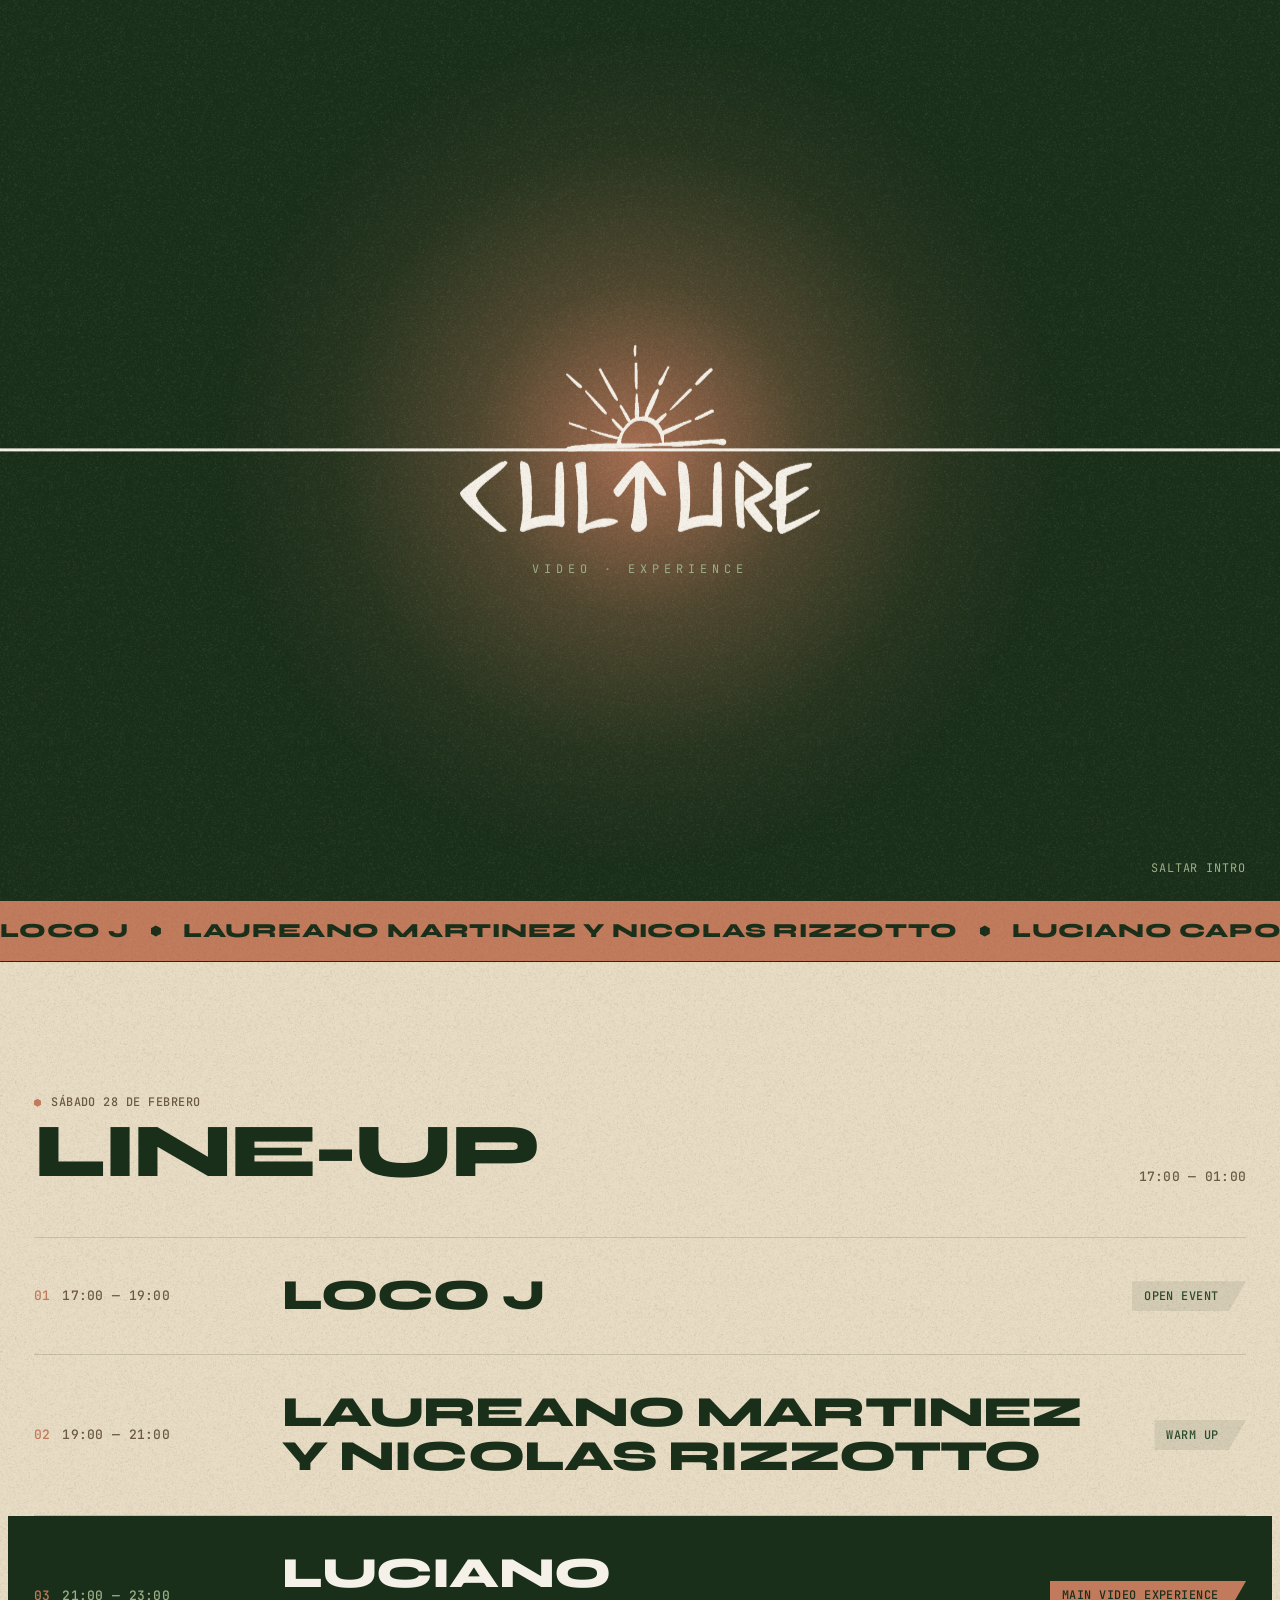
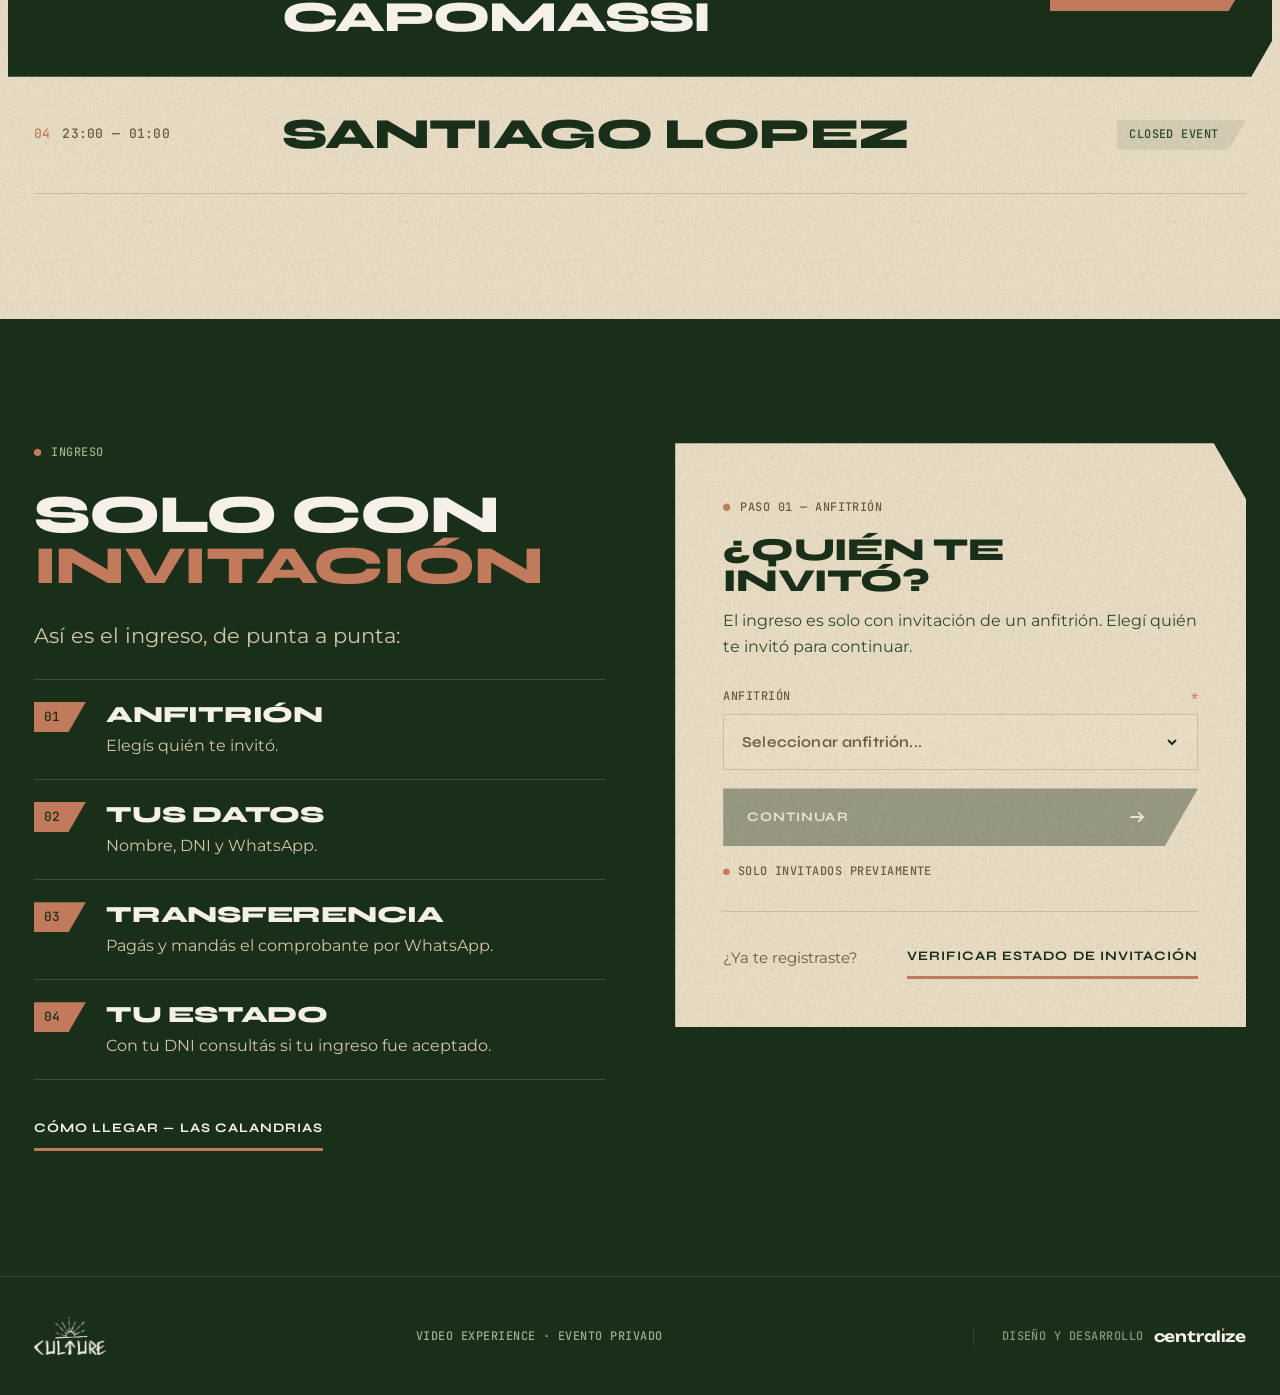
<file: index.html>
<!DOCTYPE html>
<html lang="es">
<head>
    <meta charset="UTF-8">
    <meta name="viewport" content="width=device-width, initial-scale=1.0">
    <title>VIDEO EXPERIENCE — CULTURE</title>
    <meta name="description" content="Una experiencia audiovisual en medio de la naturaleza. Evento privado, solo con invitación.">
    <meta name="theme-color" content="#1A2F1A">
    <script>(function(r){r.classList.add('js');try{if(sessionStorage.getItem('cvPt')){r.classList.add('pt-in');sessionStorage.removeItem('cvPt')}if(!r.classList.contains('pt-in')&&!sessionStorage.getItem('cvIntro')&&!matchMedia('(prefers-reduced-motion: reduce)').matches)r.classList.add('intro');}catch(e){}})(document.documentElement)</script>
    <link rel="preconnect" href="https://fonts.googleapis.com">
    <link rel="preconnect" href="https://fonts.gstatic.com" crossorigin>
    <link href="https://fonts.googleapis.com/css2?family=JetBrains+Mono:wght@500&family=Montserrat:wght@400;500;600;700&family=Syne:wght@600;700;800&display=swap" rel="stylesheet">
    <link href="https://fonts.googleapis.com/css2?family=Unbounded:wght@600&text=centralze%C4%B1&display=swap" rel="stylesheet">
    <link rel="stylesheet" href="assets/culture.css?v=202611191202">
    <style>
        /* ---------- hero ---------- */
        .hero {
            position: relative;
            isolation: isolate;
            padding: clamp(3.5rem, 2.5rem + 4vw, 6rem) 0 clamp(3.5rem, 2rem + 5vw, 6.5rem);
            overflow: hidden;
        }
        /* el "atardecer": un sol naranja muy difuso detrás del flyer */
        .hero::before {
            content: '';
            position: absolute;
            z-index: -1;
            width: min(120vw, 1100px);
            aspect-ratio: 1;
            right: -30%;
            top: 4%;
            border-radius: 50%;
            background: radial-gradient(circle, rgb(193 122 92 / 0.30) 0%, rgb(193 122 92 / 0.10) 34%, transparent 66%);
            pointer-events: none;
        }
        .hero-grid {
            display: grid;
            grid-template-columns: minmax(0, 1fr);
            gap: clamp(2.5rem, 2rem + 3vw, 4rem);
            align-items: center;
        }
        .hero-copy { display: grid; gap: 26px; justify-items: start; container-type: inline-size; }
        .hero-logo {
            width: clamp(150px, 12rem + 4vw, 260px);
            color: var(--sand);
            margin-bottom: 14px;
        }
        .hero-title {
            /* se ajusta al ancho de la columna: EXPERIENCE nunca desborda */
            font-size: min(8.6cqi, 7rem);
            font-weight: 800;
            line-height: 0.9;
            letter-spacing: -0.03em;
        }
        .hero-title .line { display: block; }
        .hero-title .line + .line { color: var(--accent); }
        .hero-desc {
            max-width: 38ch;
            font-size: var(--fs-lead);
            color: var(--soft);
            line-height: 1.55;
        }
        .hero-meta {
            width: 100%;
            display: grid;
            grid-template-columns: 1fr;
            border-top: 1px solid var(--line-pearl);
        }
        .hero-meta div {
            display: grid;
            gap: 4px;
            padding: 14px 0;
            border-bottom: 1px solid var(--line-pearl);
        }
        .hero-meta dt { color: var(--steel); }
        .hero-meta dd {
            margin: 0;
            font-family: var(--font-body);
            font-weight: 600;
            font-size: 1rem;
            letter-spacing: 0;
        }
        .hero-ctas {
            display: flex;
            flex-wrap: wrap;
            align-items: center;
            gap: 14px 30px;
            margin-top: 4px;
        }

        /* ---------- flyer ---------- */
        .flyer {
            justify-self: center;
            width: min(100%, 340px);
            display: grid;
            gap: 12px;
        }
        .flyer-label {
            display: flex;
            justify-content: space-between;
            align-items: center;
            color: var(--steel);
        }
        .flyer-label .live {
            display: inline-flex;
            align-items: center;
            gap: 8px;
        }
        .flyer-label .dot {
            width: 7px;
            height: 7px;
            border-radius: 50%;
            background: var(--accent);
            box-shadow: 0 0 0 0 rgb(193 122 92 / 0.6);
            animation: pulse 2.2s ease-out infinite;
        }
        @keyframes pulse {
            70% { box-shadow: 0 0 0 9px rgb(193 122 92 / 0); }
            100% { box-shadow: 0 0 0 0 rgb(193 122 92 / 0); }
        }
        .flyer-frame {
            --cut: 64px;
            position: relative;
            aspect-ratio: 9 / 16;
            background: var(--bg-raise);
            clip-path: polygon(0 0, calc(100% - var(--cut) * 0.577) 0, 100% var(--cut), 100% 100%, 0 100%);
        }
        .flyer-video {
            width: 100%;
            height: 100%;
            object-fit: cover;
        }
        .flyer-frame::after {
            content: '';
            position: absolute;
            inset: 0;
            pointer-events: none;
            box-shadow: inset 0 0 0 1px rgb(236 233 244 / 0.12);
        }
        .sound-toggle {
            --h: 44px;
            position: absolute;
            left: 0;
            bottom: 0;
            z-index: 2;
            height: var(--h);
            display: inline-flex;
            align-items: center;
            gap: 10px;
            padding: 0 calc(var(--h) * 0.577 + 12px) 0 14px;
            background: var(--pearl);
            color: var(--ink);
            clip-path: polygon(0 0, 100% 0, calc(100% - var(--h) * 0.577) 100%, 0 100%);
            transition: padding 0.5s var(--ease-expo);
        }
        .sound-toggle:hover { padding-right: calc(var(--h) * 0.577 + 22px); }
        .sound-toggle svg { width: 18px; height: 18px; }
        .sound-toggle .ico-off { display: none; }
        .sound-toggle.muted .ico-on { display: none; }
        .sound-toggle.muted .ico-off { display: block; }
        .sound-toggle .t-on { display: none; }
        .sound-toggle.muted .t-on { display: inline; }
        .sound-toggle.muted .t-off { display: none; }

        /* ---------- cinta ---------- */
        .ticker {
            overflow: hidden;
            background: var(--accent);
            color: var(--ink);
            border-block: 1px solid var(--ink);
        }
        .ticker-track {
            display: flex;
            width: max-content;
            animation: ticker 38s linear infinite;
        }
        .ticker-track span {
            display: inline-flex;
            align-items: center;
            gap: 22px;
            padding: 14px 22px 14px 0;
            font-family: var(--font-display);
            font-weight: 800;
            font-size: clamp(0.95rem, 0.8rem + 0.6vw, 1.25rem);
            letter-spacing: 0.04em;
            white-space: nowrap;
            text-transform: uppercase;
        }
        .ticker-track .hx { background: var(--ink); font-size: 0.7em; }
        @keyframes ticker { to { transform: translateX(-50%); } }

        /* ---------- line-up ---------- */
        .lineup { padding: var(--section-y) 0; }
        .section-head {
            display: flex;
            flex-wrap: wrap;
            align-items: end;
            justify-content: space-between;
            gap: 18px 40px;
            margin-bottom: clamp(2rem, 1.5rem + 2vw, 3.5rem);
        }
        .section-title {
            font-size: clamp(2.2rem, 1.1rem + 4.6vw, 5.2rem);
            letter-spacing: -0.03em;
            line-height: 0.95;
        }
        .section-head .mono { color: var(--muted); }
        .lineup-list {
            list-style: none;
            padding: 0;
            border-top: 1px solid var(--rule);
        }
        .slot {
            position: relative;
            display: grid;
            grid-template-columns: 1fr;
            gap: 10px;
            padding: 24px 0 26px;
            border-bottom: 1px solid var(--rule);
        }
        .slot-time {
            display: flex;
            align-items: center;
            gap: 12px;
            color: var(--muted);
        }
        .slot-time .n { color: var(--accent); }
        .slot-artist {
            font-size: clamp(1.4rem, 0.85rem + 2.3vw, 2.9rem);
            letter-spacing: -0.02em;
            line-height: 1.02;
            transition: transform 0.6s var(--ease-expo);
        }
        .slot-tag {
            --h: 30px;
            justify-self: start;
            display: inline-flex;
            align-items: center;
            height: var(--h);
            padding: 0 calc(var(--h) * 0.577 + 10px) 0 12px;
            background: rgb(26 47 26 / 0.09);
            color: var(--ink-soft);
            clip-path: polygon(0 0, 100% 0, calc(100% - var(--h) * 0.577) 100%, 0 100%);
            white-space: nowrap;
        }
        @media (hover: hover) {
            .slot:hover .slot-artist { transform: translateX(14px); }
        }
        /* el bloque principal: invertido */
        .slot.is-main {
            background: var(--ink);
            color: var(--pearl);
            --pad: min(26px, var(--gutter));
            padding-inline: var(--pad);
            margin-inline: calc(var(--pad) * -1);
            border-bottom-color: transparent;
            clip-path: polygon(0 0, 100% 0, 100% calc(100% - 36px), calc(100% - 36px * 0.577) 100%, 0 100%);
        }
        .slot.is-main .slot-time { color: var(--steel); }
        .slot.is-main .slot-tag { background: var(--accent); color: var(--ink); }

        @media (min-width: 768px) {
            .slot {
                grid-template-columns: 170px 1fr auto;
                align-items: center;
                gap: 28px;
                padding: 30px 0;
            }
        }
        @media (min-width: 1024px) {
            .slot { grid-template-columns: 220px 1fr auto; padding: 36px 0; }
        }

        /* ---------- ingreso ---------- */
        .access { padding: var(--section-y) 0; }
        .access-grid {
            display: grid;
            grid-template-columns: minmax(0, 1fr);
            gap: clamp(2.5rem, 2rem + 3vw, 4.5rem);
        }
        .access-info { display: grid; gap: 28px; align-content: start; container-type: inline-size; }
        .access-info .section-title { color: var(--pearl); font-size: min(9.4cqi, 5.2rem); }
        .facts { display: grid; gap: 0; border-top: 1px solid var(--line-pearl); }
        .fact {
            display: grid;
            grid-template-columns: 40px 1fr;
            gap: 16px;
            padding: 22px 0;
            border-bottom: 1px solid var(--line-pearl);
        }
        .fact svg { width: 26px; height: 26px; color: var(--accent); margin-top: 2px; }
        .fact h3 {
            font-family: var(--font-mono);
            font-weight: 500;
            font-size: var(--fs-mono-xs);
            letter-spacing: 0.04em;
            text-transform: uppercase;
            color: var(--steel);
            margin-bottom: 6px;
        }
        .fact p {
            font-family: var(--font-body);
            font-weight: 600;
            font-size: clamp(1.05rem, 0.95rem + 0.5vw, 1.3rem);
            letter-spacing: 0;
            line-height: 1.3;
        }

        /* pasos del ingreso */
        .access-lead { color: var(--soft); font-size: var(--fs-lead); line-height: 1.5; }
        .steps-flow { list-style: none; padding: 0; margin: 0; border-top: 1px solid var(--line-pearl); }
        .step {
            position: relative;
            display: grid;
            grid-template-columns: 56px 1fr;
            gap: 16px;
            align-items: start;
            padding: 22px 0;
            border-bottom: 1px solid var(--line-pearl);
            transition: padding 0.55s var(--ease-expo);
        }
        .step-n {
            --h: 30px;
            display: inline-flex;
            align-items: center;
            height: var(--h);
            width: max-content;
            padding: 0 calc(var(--h) * 0.577 + 8px) 0 10px;
            background: var(--accent);
            color: var(--ink);
            font-size: 0.8rem;
            clip-path: polygon(0 0, 100% 0, calc(100% - var(--h) * 0.577) 100%, 0 100%);
        }
        .step h3 {
            font-size: clamp(1rem, 0.62rem + 1.9vw, 1.45rem);
            overflow-wrap: anywhere;
            letter-spacing: -0.01em;
            line-height: 1.1;
            margin-bottom: 6px;
        }
        .step p { color: var(--soft); font-size: 0.98rem; line-height: 1.5; }
        @media (hover: hover) {
            .step:hover { padding-left: 10px; }
        }
        .access-map { justify-self: start; color: var(--pearl); }
        @media (max-width: 399px) {
            .step { grid-template-columns: 48px minmax(0, 1fr); gap: 12px; }
            .access-card { padding-inline: 1.25rem; }
        }

        .access-card {
            --cut: 56px;
            padding: clamp(1.75rem, 1.2rem + 2.4vw, 3rem);
            clip-path: polygon(0 0, calc(100% - var(--cut) * 0.577) 0, 100% var(--cut), 100% 100%, 0 100%);
        }
        .access-card h3 {
            font-size: clamp(1.5rem, 1.2rem + 1vw, 2rem);
            letter-spacing: -0.01em;
            margin: 14px 0 12px;
        }
        .host-instruction {
            color: var(--body);
            font-size: 1rem;
            line-height: 1.6;
            margin-bottom: 28px;
        }
        .host-dropdown-wrapper { position: relative; }
        .host-select {
            cursor: pointer;
            padding-right: 52px;
            font-family: var(--font-display);
            font-weight: 600;
            font-size: 0.95rem;
            letter-spacing: 0.01em;
        }
        .host-select:invalid { color: var(--ink-mute); }
        .host-select option { color: var(--ink); background: var(--pearl); }
        .select-arrow {
            position: absolute;
            right: 0;
            top: 0;
            height: 56px;
            width: 52px;
            display: grid;
            place-items: center;
            pointer-events: none;
            color: var(--ink);
        }
        .access-card .btn-plate { margin-top: 18px; }
        .host-note {
            display: flex;
            align-items: center;
            gap: 8px;
            margin-top: 16px;
            color: var(--muted);
        }
        .host-note .hx { font-size: 9px; }
        .verify-box {
            margin-top: 30px;
            padding-top: 24px;
            border-top: 1px solid var(--rule);
            display: flex;
            flex-wrap: wrap;
            align-items: center;
            justify-content: space-between;
            gap: 6px 20px;
        }
        .verify-box p { color: var(--muted); font-size: 0.95rem; }

        @media (min-width: 1024px) {
            .hero-grid { grid-template-columns: minmax(0, 1.25fr) minmax(0, 0.75fr); }
            .hero-meta { grid-template-columns: 1fr 1fr; }
            .hero-meta div:first-child { padding-right: 24px; border-right: 1px solid var(--line-pearl); }
            .hero-meta div:last-child { padding-left: 24px; }
            .flyer { width: min(100%, 380px); justify-self: end; }
            .hero::before { right: -12%; top: -10%; }
            .access-grid { grid-template-columns: minmax(0, 1fr) minmax(0, 1fr); align-items: start; }
            .access-info { position: sticky; top: calc(var(--header-h) + 40px); }
        }
        /* celular y tablet: el flyer va justo abajo del título, antes de la descripción */
        @media (max-width: 1023px) {
            .hero-grid { container-type: inline-size; gap: 26px; justify-items: start; }
            .hero-copy { display: contents; }
            .hero-logo, .hero .eyebrow, .hero-title { order: 1; }
            .flyer { order: 2; justify-self: stretch; width: 100%; max-width: 420px; margin: 6px 0; }
            .hero-desc, .hero-meta, .hero-ctas { order: 3; }
        }
        /* celular: logo y título compactos para que el reel entre entero en la primera pantalla */
        @media (max-width: 767px) {
            .hero { padding-top: 22px; }
            .hero-grid { gap: 14px; }
            .hero-logo { width: 92px; margin-bottom: 2px; }
            .hero .eyebrow { font-size: 0.625rem; }
            .hero-title { font-size: min(9.4cqi, 2.4rem); }
            .flyer {
                width: min(100%, calc((100svh - var(--header-h) - 210px) * 0.5625 + 0px));
                min-width: min(100%, 240px);
                margin: 8px 0 18px;
                gap: 8px;
            }
            .hero-desc { margin-top: 4px; }
            .flyer { justify-self: center; }
        }
        /* escritorio: la portada entra entera en la pantalla, a cualquier resolución */
        @media (min-width: 1024px) {
            .hero {
                --pad-y: clamp(24px, 4.5svh, 64px);
                min-height: calc(100svh - var(--header-h));
                display: flex;
                align-items: center;
                padding-block: var(--pad-y);
            }
            .hero-grid { width: 100%; }
            .hero-copy { gap: clamp(12px, 2.3svh, 26px); }
            .hero-logo { width: clamp(110px, 21svh, 250px); }
            .hero-title { font-size: min(8.6cqi, 7rem, 9.5svh); }
            .hero-desc { font-size: clamp(1rem, 0.6rem + 1.1svh, 1.3125rem); }
            .flyer {
                width: min(400px, calc((100svh - var(--header-h) - var(--pad-y) * 2 - 34px) * 0.5625));
                justify-self: center;
            }
        }
        @media (min-width: 768px) and (max-width: 1023px) {
            .hero-meta { grid-template-columns: 1fr 1fr; }
            .hero-meta div:first-child { padding-right: 20px; border-right: 1px solid var(--line-pearl); }
            .hero-meta div:last-child { padding-left: 20px; }
        }
    </style>
</head>
<body>
    <div class="backdrop" aria-hidden="true"></div>
    <div class="grain" aria-hidden="true"></div>

    <header class="site-header">
        <div class="container">
            <a class="brand" href="index.html" aria-label="Culture — inicio">
                <span class="logo" role="img" aria-label="CULTURE"></span>
                <span class="brand-tag mono-xs">Video Experience</span>
            </a>
            <a class="header-link" href="verificar.html"><span class="hx"></span><span class="roll"><span>Verificar invitación</span></span></a>
        </div>
    </header>

    <main>
        <!-- HERO -->
        <section class="hero theme-dark">
            <div class="photo-bg" aria-hidden="true"></div>
            <div class="container hero-grid">
                <div class="hero-copy">
                    <span class="logo hero-logo rv" role="img" aria-label="CULTURE"></span>
                    <span class="eyebrow mono-xs rv" style="--d:100ms"><span class="hx"></span><b>Evento privado</b> · Solo con invitación</span>

                    <h1 class="hero-title rv-words">
                        <span class="line"><span class="w"><span style="--i:0">Video</span></span></span>
                        <span class="line hl"><span class="w"><span style="--i:2">Experience</span></span></span>
                    </h1>

                    <p class="hero-desc rv" style="--d:420ms">
                        Una experiencia audiovisual en medio de la naturaleza,
                        donde la música y el atardecer se fusionan
                        para crear momentos inolvidables entre almas conectadas.
                    </p>

                    <dl class="hero-meta rv" style="--d:540ms">
                        <div>
                            <dt class="mono-xs">Fecha</dt>
                            <dd>Sábado 28 de Febrero • 17:00hs</dd>
                        </div>
                        <div>
                            <dt class="mono-xs">Ubicación</dt>
                            <dd>Las calandrias — San Nicolás De Los Arroyos</dd>
                        </div>
                    </dl>

                    <div class="hero-ctas rv" style="--d:660ms">
                        <a class="btn-plate is-light" href="#acceso"><span class="hx"></span><span class="roll"><span>Pedir mi invitación</span></span></a>
                        <a class="btn-line" href="#lineup">Ver line-up</a>
                    </div>
                </div>

                <figure class="flyer rv" style="--d:300ms">
                    <figcaption class="flyer-label mono-xs">
                        <span class="live"><span class="dot"></span>Flyer event</span>
                        <span>Culture</span>
                    </figcaption>
                    <div class="flyer-frame">
                        <video class="flyer-video" autoplay loop muted playsinline id="flyerVideo">
                            <source src="flyeer.mp4" type="video/mp4">
                            <!-- respaldo para ver la página en local (el video vive en el proyecto de Vercel) -->
                            <source src="https://www.culture-videolab.org/flyeer.mp4" type="video/mp4">
                        </video>
                        <button class="sound-toggle mono-xs" id="soundToggle" type="button" title="Activar sonido">
                            <svg class="ico-on" viewBox="0 0 24 24" fill="none" stroke="currentColor" stroke-width="2" stroke-linecap="round" stroke-linejoin="round" aria-hidden="true"><path d="M11 5L6 9H2v6h4l5 4V5zM19.07 4.93a10 10 0 0 1 0 14.14M15.54 8.46a5 5 0 0 1 0 7.07"/></svg>
                            <svg class="ico-off" viewBox="0 0 24 24" fill="none" stroke="currentColor" stroke-width="2" stroke-linecap="round" stroke-linejoin="round" aria-hidden="true"><path d="M11 5L6 9H2v6h4l5 4V5zM23 9l-6 6M17 9l6 6"/></svg>
                            <span class="t-on">Activar sonido</span><span class="t-off">Silenciar</span>
                        </button>
                    </div>
                </figure>
            </div>
        </section>

        <!-- CINTA -->
        <div class="ticker" aria-hidden="true">
            <div class="ticker-track">
                <span>Loco J <i class="hx"></i> Laureano Martinez y Nicolas Rizzotto <i class="hx"></i> Luciano Capomassi <i class="hx"></i> Santiago Lopez <i class="hx"></i> Video Experience <i class="hx"></i></span>
                <span>Loco J <i class="hx"></i> Laureano Martinez y Nicolas Rizzotto <i class="hx"></i> Luciano Capomassi <i class="hx"></i> Santiago Lopez <i class="hx"></i> Video Experience <i class="hx"></i></span>
            </div>
        </div>

        <!-- LINE-UP -->
        <section class="lineup theme-light" id="lineup">
            <div class="container">
                <div class="section-head">
                    <div>
                        <span class="eyebrow mono-xs" data-sr><span class="hx"></span>Sábado 28 de Febrero</span>
                        <h2 class="section-title" data-sr style="--d:80ms">Line-Up</h2>
                    </div>
                    <span class="mono" data-sr style="--d:160ms">17:00 — 01:00</span>
                </div>

                <ol class="lineup-list">
                    <li class="slot" data-sr>
                        <span class="slot-time mono"><span class="n">01</span>17:00 — 19:00</span>
                        <h3 class="slot-artist">LOCO J</h3>
                        <span class="slot-tag mono-xs">Open Event</span>
                    </li>
                    <li class="slot" data-sr style="--d:60ms">
                        <span class="slot-time mono"><span class="n">02</span>19:00 — 21:00</span>
                        <h3 class="slot-artist">LAUREANO MARTINEZ Y NICOLAS RIZZOTTO</h3>
                        <span class="slot-tag mono-xs">Warm Up</span>
                    </li>
                    <li class="slot is-main" data-sr style="--d:120ms">
                        <span class="slot-time mono"><span class="n">03</span>21:00 — 23:00</span>
                        <h3 class="slot-artist">LUCIANO CAPOMASSI</h3>
                        <span class="slot-tag mono-xs">Main Video Experience</span>
                    </li>
                    <li class="slot" data-sr style="--d:180ms">
                        <span class="slot-time mono"><span class="n">04</span>23:00 — 01:00</span>
                        <h3 class="slot-artist">SANTIAGO LOPEZ</h3>
                        <span class="slot-tag mono-xs">Closed Event</span>
                    </li>
                </ol>
            </div>
        </section>

        <!-- INGRESO -->
        <section class="access theme-dark" id="acceso">
            <div class="container access-grid">
                <div class="access-info">
                    <span class="eyebrow mono-xs" data-sr><span class="hx"></span>Ingreso</span>
                    <h2 class="section-title" data-sr style="--d:80ms">Solo con <span class="hl">invitación</span></h2>
                    <p class="access-lead" data-sr style="--d:120ms">Así es el ingreso, de punta a punta:</p>
                    <ol class="steps-flow">
                        <li class="step" data-sr style="--d:120ms">
                            <span class="step-n mono">01</span>
                            <div>
                                <h3>Anfitrión</h3>
                                <p>Elegís quién te invitó.</p>
                            </div>
                        </li>
                        <li class="step" data-sr style="--d:230ms">
                            <span class="step-n mono">02</span>
                            <div>
                                <h3>Tus datos</h3>
                                <p>Nombre, DNI y WhatsApp.</p>
                            </div>
                        </li>
                        <li class="step" data-sr style="--d:340ms">
                            <span class="step-n mono">03</span>
                            <div>
                                <h3>Transferencia</h3>
                                <p>Pagás y mandás el comprobante por WhatsApp.</p>
                            </div>
                        </li>
                        <li class="step is-last" data-sr style="--d:450ms">
                            <span class="step-n mono">04</span>
                            <div>
                                <h3>Tu estado</h3>
                                <p>Con tu DNI consultás si tu ingreso fue aceptado.</p>
                            </div>
                        </li>
                    </ol>
                    <a class="btn-line access-map" data-sr style="--d:200ms" href="https://www.google.com/maps/search/?api=1&amp;query=Las+Calandrias+San+Nicol%C3%A1s+de+los+Arroyos" target="_blank" rel="noopener">Cómo llegar — Las Calandrias</a>
                </div>

                <div class="access-card theme-light host-selector-section" data-sr style="--d:120ms">
                    <span class="eyebrow mono-xs"><span class="hx"></span>Paso 01 — Anfitrión</span>
                    <h3>¿Quién te invitó?</h3>
                    <p class="host-instruction">El ingreso es solo con invitación de un anfitrión. Elegí quién te invitó para continuar.</p>

                    <label class="field-label mono-xs" for="hostSelect" style="margin-bottom:8px">Anfitrión <span class="req">*</span></label>
                    <div class="host-dropdown-wrapper">
                        <select class="input host-select" id="hostSelect" required>
                            <option value="">Seleccionar anfitrión...</option>
                            <option value="abril-moltoni">Abril Moltoni</option>
                            <option value="barbi-fourcade">Barbi Fourcade</option>
                            <option value="coti-lopez">Coti Lopez</option>
                            <option value="ernesto-piazza">Ernesto Piazza</option>
                            <option value="fer-gonzalez">Fer Gonzalez</option>
                            <option value="flor-macarrone">Flor Macarrone</option>
                            <option value="flor-gorski">Flor Gorski</option>
                            <option value="jose-aguilar">Jose Aguilar</option>
                            <option value="juanse-degano">Juanse De gano</option>
                            <option value="lara-correa">Lara Correa</option>
                            <option value="mai-marchegiani">Mai Marchegiani</option>
                            <option value="maite-almiron">Maite Almiron</option>
                            <option value="martina-molner">Martina Molner</option>
                            <option value="merli-berruti">Merli Berruti</option>
                            <option value="mica-sen">Mica Sen</option>
                            <option value="morena-miranda">Morena Miranda</option>
                            <option value="rodrigo-aguirre">Rodrigo Aguirre</option>
                            <option value="serena-belizan">Serena Belizan</option>
                            <option value="tomi-olivera">Tomas Olivera</option>
                            <option value="vicky-ayvazov">Vicky Ayvazov</option>
                            <option value="vito-chunco">Vito Chunco</option>
                        </select>
                        <div class="select-arrow">
                            <svg width="20" height="20" viewBox="0 0 20 20" fill="none" stroke="currentColor" stroke-width="2" aria-hidden="true"><path d="M6 8l4 4 4-4"/></svg>
                        </div>
                    </div>

                    <button class="btn-plate is-block btn-continue" id="btnContinue" type="button" disabled>
                        <span class="roll"><span>Continuar</span></span>
                        <svg class="ico" viewBox="0 0 20 20" fill="none" stroke="currentColor" stroke-width="2" stroke-linecap="round" aria-hidden="true"><path d="M4 10h12M12 6l4 4-4 4"/></svg>
                    </button>

                    <p class="host-note mono-xs"><span class="hx"></span>Solo invitados previamente</p>

                    <div class="verify-box">
                        <p>¿Ya te registraste?</p>
                        <a class="btn-line" href="verificar.html">Verificar Estado de Invitación</a>
                    </div>
                </div>
            </div>
        </section>
    </main>

    <footer class="site-footer">
        <div class="container">
            <span class="logo" role="img" aria-label="CULTURE"></span>
            <span class="mono-xs">Video Experience · Evento privado</span>
            <a class="credit" href="https://centralize-ar.com" target="_blank" rel="noopener">
                <span class="mono-xs">Diseño y desarrollo</span>
                <span class="wordmark"><span class="roll"><span><span class="visually-hidden">centralize</span><span aria-hidden="true">central<span class="wm-i">ı<span class="wm-dot"></span></span>ze</span></span></span></span>
            </a>
        </div>
    </footer>

    <script src="assets/culture.js?v=202611191202" defer></script>

    <script>
        // Control de sonido del video
        document.addEventListener('DOMContentLoaded', function() {
            const video = document.getElementById('flyerVideo');
            const soundToggle = document.getElementById('soundToggle');

            if (video && soundToggle) {
                soundToggle.addEventListener('click', function() {
                    if (video.muted) {
                        video.muted = false;
                        soundToggle.classList.remove('muted');
                        soundToggle.title = 'Silenciar';
                    } else {
                        video.muted = true;
                        soundToggle.classList.add('muted');
                        soundToggle.title = 'Activar sonido';
                    }
                });

                // Iniciar como muted
                soundToggle.classList.add('muted');
            }
        });
    </script>

    <script>
        // Activar botón cuando se selecciona un anfitrión
        document.addEventListener('DOMContentLoaded', function() {
            const hostSelect = document.getElementById('hostSelect');
            const btnContinue = document.getElementById('btnContinue');

            if (hostSelect && btnContinue) {
                hostSelect.addEventListener('change', function() {
                    console.log('Anfitrión seleccionado:', this.value);
                    btnContinue.disabled = !(this.value && this.value !== '');
                });

                btnContinue.addEventListener('click', function(e) {
                    e.preventDefault();
                    const selectedHost = hostSelect.value;
                    const selectedHostName = hostSelect.options[hostSelect.selectedIndex].text;
                    if (selectedHost) {
                        console.log('Redirigiendo a registro con:', selectedHost, selectedHostName);
                        (window.cvGo || function (u) { location.href = u; })('registro.html?host=' + selectedHost + '&name=' + encodeURIComponent(selectedHostName));
                    } else {
                        alert('Por favor seleccioná un anfitrión');
                    }
                });
            }
        });
    </script>
</body>
</html>
</file>
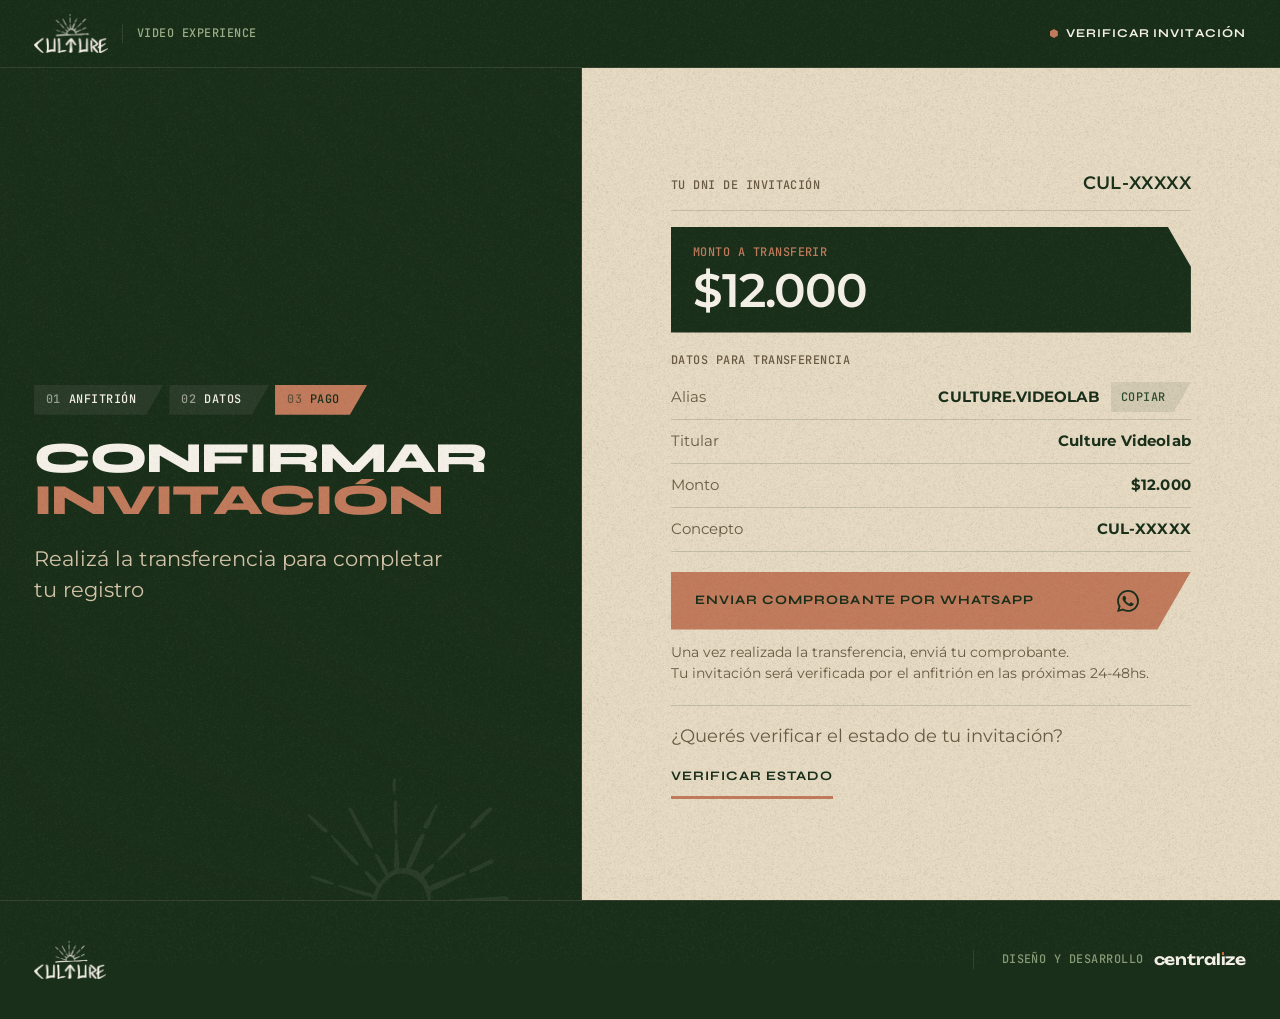
<file: pago.html>
<!DOCTYPE html>
<html lang="es">
<head>
    <meta charset="UTF-8">
    <meta name="viewport" content="width=device-width, initial-scale=1.0">
    <title>Confirmar Invitación — CULTURE</title>
    <meta name="theme-color" content="#1A2F1A">
    <script>(function(r){r.classList.add('js');try{if(sessionStorage.getItem('cvPt')){r.classList.add('pt-in');sessionStorage.removeItem('cvPt')}}catch(e){}})(document.documentElement)</script>
    <link rel="preconnect" href="https://fonts.googleapis.com">
    <link rel="preconnect" href="https://fonts.gstatic.com" crossorigin>
    <link href="https://fonts.googleapis.com/css2?family=JetBrains+Mono:wght@500&family=Montserrat:wght@400;500;600;700&family=Syne:wght@600;700;800&display=swap" rel="stylesheet">
    <link href="https://fonts.googleapis.com/css2?family=Unbounded:wght@600&text=centralze%C4%B1&display=swap" rel="stylesheet">
    <link rel="stylesheet" href="assets/culture.css?v=202611191202">
    <style>
        .id-box {
            display: flex;
            justify-content: space-between;
            align-items: baseline;
            gap: 16px;
            padding-bottom: 18px;
            border-bottom: 1px solid var(--rule);
            color: var(--muted);
        }
        .id-box .invitation-id-value {
            font-family: var(--font-body);
            font-weight: 600;
            font-size: 1.125rem;
            letter-spacing: 0.02em;
            color: var(--fg);
        }
        .amount {
            --cut: 40px;
            margin-top: 22px;
            padding: 22px 24px 24px;
            background: var(--ink);
            color: var(--pearl);
            clip-path: polygon(0 0, calc(100% - var(--cut) * 0.577) 0, 100% var(--cut), 100% 100%, 0 100%);
        }
        .amount .mono-xs { color: var(--accent); }
        .amount .payment-amount-value {
            margin-top: 6px;
            font-family: var(--font-body);
            font-weight: 600;
            font-size: clamp(2.6rem, 1.6rem + 4vw, 3.8rem);
            letter-spacing: -0.02em;
            line-height: 1;
        }
        .details { margin-top: 30px; }
        .details-title { color: var(--muted); margin-bottom: 6px; }
        .row {
            display: flex;
            justify-content: space-between;
            align-items: center;
            gap: 16px;
            min-height: 56px;
            padding: 10px 0;
            border-bottom: 1px solid var(--rule);
        }
        .row:first-of-type { border-top: 1px solid var(--rule); }
        .row .payment-info-label { color: var(--muted); font-size: 0.95rem; }
        .row .val {
            display: inline-flex;
            align-items: center;
            gap: 12px;
            min-width: 0;
        }
        .row .payment-info-value {
            font-family: var(--font-body);
            font-weight: 700;
            font-size: 0.9375rem;
            letter-spacing: 0.01em;
            text-align: right;
            overflow-wrap: anywhere;
        }
        .copy {
            --h: 30px;
            flex: none;
            height: var(--h);
            padding: 0 calc(var(--h) * 0.577 + 8px) 0 10px;
            background: rgb(26 47 26 / 0.09);
            color: var(--ink-soft);
            clip-path: polygon(0 0, 100% 0, calc(100% - var(--h) * 0.577) 100%, 0 100%);
            transition: background-color 0.25s, color 0.25s;
        }
        .copy:hover { background: var(--ink); color: var(--pearl); }
        .copy.is-ok { background: var(--accent); color: var(--ink); }
        .btn-send-receipt { margin-top: 30px; }
        /* escritorio con poca altura (notebooks): todo el pago entra en una pantalla */
        @media (min-width: 1024px) and (max-height: 900px) {
            .id-box { padding-bottom: 12px; }
            .amount { margin-top: 16px; padding: 16px 22px 18px; }
            .amount .payment-amount-value { font-size: clamp(2.2rem, 5.2svh, 3.8rem); }
            .details { margin-top: 18px; }
            .row { min-height: 44px; padding: 6px 0; }
            .btn-send-receipt { margin-top: 20px; }
            .payment-note { margin-top: 12px; }
            .flow-foot { margin-top: 20px; padding-top: 16px; }
        }
        .btn-send-receipt .ico { width: 22px; height: 22px; }
    </style>
</head>
<body>
    <div class="backdrop" aria-hidden="true"></div>
    <div class="grain" aria-hidden="true"></div>

    <header class="site-header">
        <div class="container">
            <a class="brand" href="index.html" aria-label="Culture — inicio">
                <span class="logo" role="img" aria-label="CULTURE"></span>
                <span class="brand-tag mono-xs">Video Experience</span>
            </a>
            <a class="header-link" href="verificar.html"><span class="hx"></span><span class="roll"><span>Verificar invitación</span></span></a>
        </div>
    </header>

    <main class="flow">
        <aside class="flow-aside theme-dark">
            <div class="photo-bg" aria-hidden="true"></div>
            <span class="logo logo-bg" aria-hidden="true"></span>
            <ol class="steps mono-xs rv" style="--d:60ms" aria-label="Pasos">
                <li class="is-done"><span class="n">01</span>Anfitrión</li>
                <li class="is-done"><span class="n">02</span>Datos</li>
                <li class="is-now" aria-current="step"><span class="n">03</span>Pago</li>
            </ol>
            <h1 class="flow-title payment-title rv-words">
                <span class="w"><span style="--i:0">Confirmar</span></span>
                <span class="w hl"><span style="--i:1">Invitación</span></span>
            </h1>
            <p class="flow-lead payment-subtitle rv" style="--d:320ms">Realizá la transferencia para completar tu registro</p>
        </aside>

        <section class="flow-main theme-light">
            <div class="flow-main-inner rv" style="--d:200ms">
                <div class="id-box invitation-id-box">
                    <span class="mono-xs invitation-id-label">Tu DNI de Invitación</span>
                    <span class="invitation-id-value" id="invitationId">12345678</span>
                </div>

                <div class="amount payment-amount-box">
                    <div class="mono-xs payment-amount-label">Monto a Transferir</div>
                    <div class="payment-amount-value">$12.000</div>
                </div>

                <div class="details payment-details">
                    <div class="mono-xs details-title">Datos para Transferencia</div>

                    <div class="row payment-info-row">
                        <span class="payment-info-label">Alias</span>
                        <span class="val">
                            <span class="payment-info-value" id="aliasValue">CULTURE.VIDEOLAB</span>
                            <button type="button" class="copy mono-xs" data-copy="aliasValue">Copiar</button>
                        </span>
                    </div>

                    <div class="row payment-info-row">
                        <span class="payment-info-label">Titular</span>
                        <span class="payment-info-value">Culture Videolab</span>
                    </div>

                    <div class="row payment-info-row">
                        <span class="payment-info-label">Monto</span>
                        <span class="payment-info-value">$12.000</span>
                    </div>

                    <div class="row payment-info-row">
                        <span class="payment-info-label">Concepto</span>
                        <span class="payment-info-value" id="invitationIdConcept">12345678</span>
                    </div>
                </div>

                <a href="#" id="btnSendReceipt" class="btn-plate is-accent is-block btn-send-receipt">
                    <span class="roll"><span>Enviar Comprobante por WhatsApp</span></span>
                    <svg class="ico whatsapp-icon" viewBox="0 0 24 24" fill="currentColor" aria-hidden="true">
                        <path d="M17.472 14.382c-.297-.149-1.758-.867-2.03-.967-.273-.099-.471-.148-.67.15-.197.297-.767.966-.94 1.164-.173.199-.347.223-.644.075-.297-.15-1.255-.463-2.39-1.475-.883-.788-1.48-1.761-1.653-2.059-.173-.297-.018-.458.13-.606.134-.133.298-.347.446-.52.149-.174.198-.298.298-.497.099-.198.05-.371-.025-.52-.075-.149-.669-1.612-.916-2.207-.242-.579-.487-.5-.669-.51-.173-.008-.371-.01-.57-.01-.198 0-.52.074-.792.372-.272.297-1.04 1.016-1.04 2.479 0 1.462 1.065 2.875 1.213 3.074.149.198 2.096 3.2 5.077 4.487.709.306 1.262.489 1.694.625.712.227 1.36.195 1.871.118.571-.085 1.758-.719 2.006-1.413.248-.694.248-1.289.173-1.413-.074-.124-.272-.198-.57-.347m-5.421 7.403h-.004a9.87 9.87 0 01-5.031-1.378l-.361-.214-3.741.982.998-3.648-.235-.374a9.86 9.86 0 01-1.51-5.26c.001-5.45 4.436-9.884 9.888-9.884 2.64 0 5.122 1.03 6.988 2.898a9.825 9.825 0 012.893 6.994c-.003 5.45-4.437 9.884-9.885 9.884m8.413-18.297A11.815 11.815 0 0012.05 0C5.495 0 .16 5.335.157 11.892c0 2.096.547 4.142 1.588 5.945L.057 24l6.305-1.654a11.882 11.882 0 005.683 1.448h.005c6.554 0 11.89-5.335 11.893-11.893a11.821 11.821 0 00-3.48-8.413Z"/>
                    </svg>
                </a>

                <p class="form-note payment-note">
                    Una vez realizada la transferencia, enviá tu comprobante.<br>
                    Tu invitación será verificada por el anfitrión en las próximas 24-48hs.
                </p>

                <div class="flow-foot">
                    <p>¿Querés verificar el estado de tu invitación?</p>
                    <a class="btn-line" href="verificar.html">Verificar Estado</a>
                </div>
            </div>
        </section>
    </main>

    <footer class="site-footer">
        <div class="container">
            <span class="logo" role="img" aria-label="CULTURE"></span>
            <a class="credit" href="https://centralize-ar.com" target="_blank" rel="noopener">
                <span class="mono-xs">Diseño y desarrollo</span>
                <span class="wordmark"><span class="roll"><span><span class="visually-hidden">centralize</span><span aria-hidden="true">central<span class="wm-i">ı<span class="wm-dot"></span></span>ze</span></span></span></span>
            </a>
        </div>
    </footer>

    <script src="assets/culture.js?v=202611191202" defer></script>

    <script>
        // Obtener ID de la URL
        const urlParams = new URLSearchParams(window.location.search);
        const invitationId = urlParams.get('id') || 'CUL-XXXXX';

        // Mostrar el ID
        document.getElementById('invitationId').textContent = invitationId;
        document.getElementById('invitationIdConcept').textContent = invitationId;

        // Obtener datos del localStorage
        const invitationData = JSON.parse(localStorage.getItem('invitationData') || '{}');
        const guestName = invitationData.firstName ? `${invitationData.firstName} ${invitationData.lastName}` : 'Invitado';

        // Configurar botón de WhatsApp
        const whatsappNumber = '543407410703';
        const whatsappMessage = `Hola! Soy ${guestName}. Te envío el comprobante de pago para mi invitación al VIDEO EXPERIENCE.

*DNI:* ${invitationId}
*Monto:* $12.000
*Invitado por:* ${invitationData.hostName || 'N/A'}

Gracias!`;

        const whatsappUrl = `https://wa.me/${whatsappNumber}?text=${encodeURIComponent(whatsappMessage)}`;
        document.getElementById('btnSendReceipt').href = whatsappUrl;

        // Copiar el alias al portapapeles
        document.querySelectorAll('[data-copy]').forEach(function (btn) {
            btn.addEventListener('click', function () {
                const text = document.getElementById(btn.dataset.copy).textContent.trim();
                const done = function () {
                    btn.textContent = 'Copiado';
                    btn.classList.add('is-ok');
                    setTimeout(function () { btn.textContent = 'Copiar'; btn.classList.remove('is-ok'); }, 1800);
                };
                if (navigator.clipboard && navigator.clipboard.writeText) {
                    navigator.clipboard.writeText(text).then(done).catch(function () {});
                }
            });
        });
    </script>
</body>
</html>
</file>
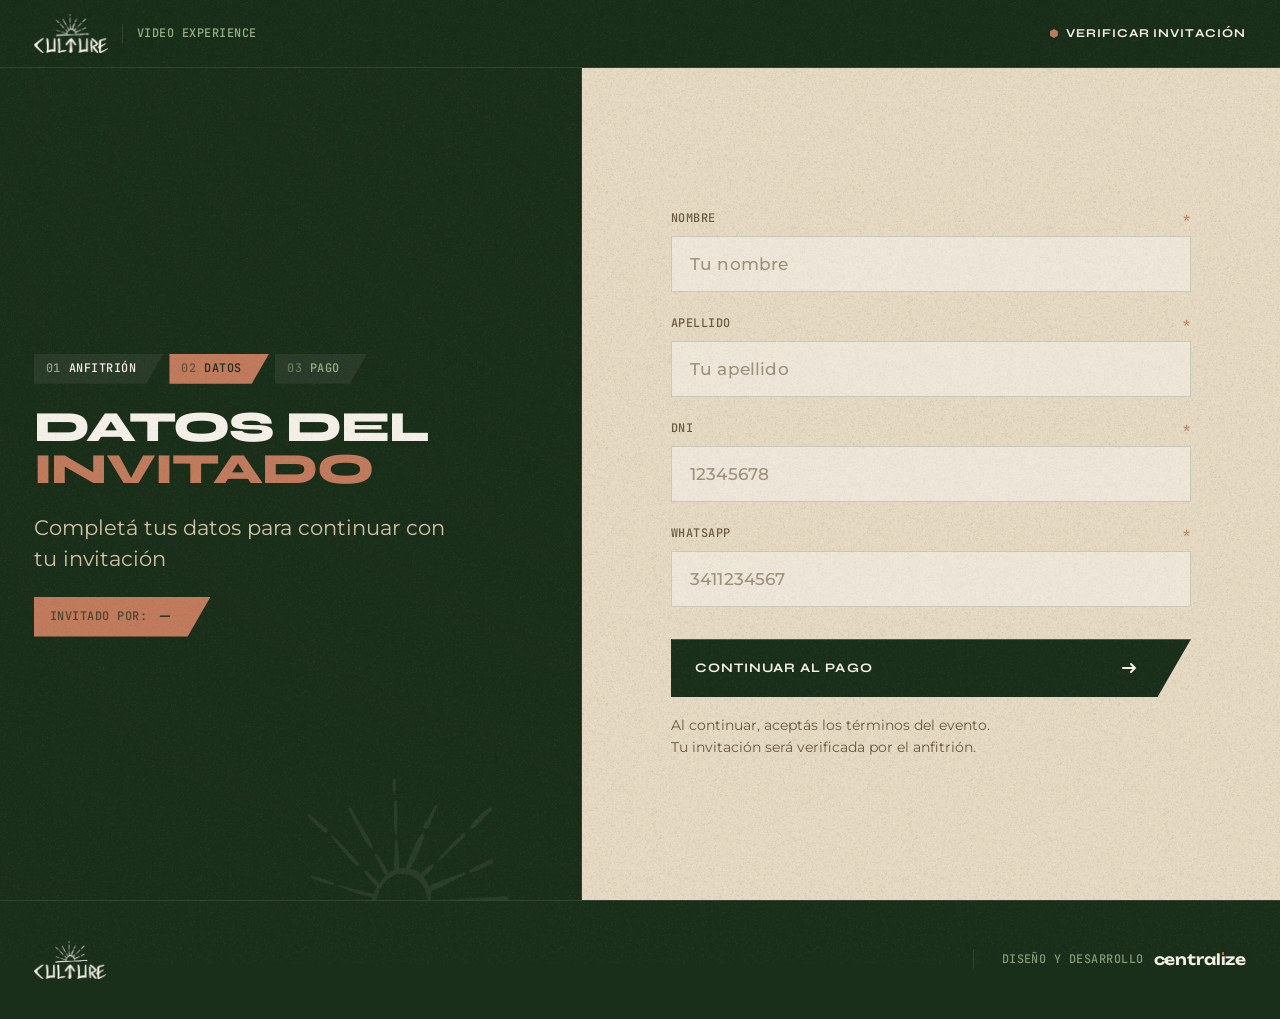
<file: registro.html>
<!DOCTYPE html>
<html lang="es">
<head>
    <meta charset="UTF-8">
    <meta name="viewport" content="width=device-width, initial-scale=1.0">
    <title>Datos del Invitado — CULTURE</title>
    <meta name="theme-color" content="#1A2F1A">
    <script>(function(r){r.classList.add('js');try{if(sessionStorage.getItem('cvPt')){r.classList.add('pt-in');sessionStorage.removeItem('cvPt')}}catch(e){}})(document.documentElement)</script>
    <link rel="preconnect" href="https://fonts.googleapis.com">
    <link rel="preconnect" href="https://fonts.gstatic.com" crossorigin>
    <link href="https://fonts.googleapis.com/css2?family=JetBrains+Mono:wght@500&family=Montserrat:wght@400;500;600;700&family=Syne:wght@600;700;800&display=swap" rel="stylesheet">
    <link href="https://fonts.googleapis.com/css2?family=Unbounded:wght@600&text=centralze%C4%B1&display=swap" rel="stylesheet">
    <link rel="stylesheet" href="assets/culture.css?v=202611191202">
</head>
<body>
    <div class="backdrop" aria-hidden="true"></div>
    <div class="grain" aria-hidden="true"></div>

    <header class="site-header">
        <div class="container">
            <a class="brand" href="index.html" aria-label="Culture — inicio">
                <span class="logo" role="img" aria-label="CULTURE"></span>
                <span class="brand-tag mono-xs">Video Experience</span>
            </a>
            <a class="header-link" href="verificar.html"><span class="hx"></span><span class="roll"><span>Verificar invitación</span></span></a>
        </div>
    </header>

    <main class="flow">
        <aside class="flow-aside theme-dark">
            <div class="photo-bg" aria-hidden="true"></div>
            <span class="logo logo-bg" aria-hidden="true"></span>
            <ol class="steps mono-xs rv" style="--d:60ms" aria-label="Pasos">
                <li class="is-done"><span class="n">01</span>Anfitrión</li>
                <li class="is-now" aria-current="step"><span class="n">02</span>Datos</li>
                <li><span class="n">03</span>Pago</li>
            </ol>
            <h1 class="flow-title registration-title rv-words">
                <span class="w"><span style="--i:0">Datos</span></span>
                <span class="w"><span style="--i:1">del</span></span>
                <span class="w hl"><span style="--i:2">Invitado</span></span>
            </h1>
            <p class="flow-lead registration-subtitle rv" style="--d:320ms">Completá tus datos para continuar con tu invitación</p>
            <div class="host-chip host-badge rv" style="--d:420ms">
                <span class="mono-xs">Invitado por:</span>
                <strong id="hostName"></strong>
            </div>
        </aside>

        <section class="flow-main theme-light">
            <div class="flow-main-inner rv" style="--d:200ms">
                <form id="registrationForm">
                    <input type="hidden" id="hostValue" name="host">
                    <input type="hidden" id="invitationId" name="invitationId">

                    <div class="field">
                        <label class="field-label mono-xs" for="firstName">Nombre <span class="req">*</span></label>
                        <input type="text" class="input" id="firstName" name="firstName" required placeholder="Tu nombre" autocomplete="given-name">
                    </div>

                    <div class="field">
                        <label class="field-label mono-xs" for="lastName">Apellido <span class="req">*</span></label>
                        <input type="text" class="input" id="lastName" name="lastName" required placeholder="Tu apellido" autocomplete="family-name">
                    </div>

                    <div class="field">
                        <label class="field-label mono-xs" for="dni">DNI <span class="req">*</span></label>
                        <input type="text" class="input" id="dni" name="dni" required placeholder="12345678" maxlength="8" inputmode="numeric">
                    </div>

                    <div class="field">
                        <label class="field-label mono-xs" for="whatsapp">WhatsApp <span class="req">*</span></label>
                        <input type="tel" class="input" id="whatsapp" name="whatsapp" required placeholder="3411234567" inputmode="numeric" autocomplete="tel-national">
                    </div>

                    <button type="submit" class="btn-plate is-block btn-submit" id="btnSubmit" style="margin-top:32px"><span class="roll"><span class="lbl">Continuar al Pago</span></span><svg class="ico" viewBox="0 0 20 20" fill="none" stroke="currentColor" stroke-width="2" stroke-linecap="round" aria-hidden="true"><path d="M4 10h12M12 6l4 4-4 4"/></svg></button>

                    <p class="form-note">
                        Al continuar, aceptás los términos del evento.<br>
                        Tu invitación será verificada por el anfitrión.
                    </p>
                </form>
            </div>
        </section>
    </main>

    <footer class="site-footer">
        <div class="container">
            <span class="logo" role="img" aria-label="CULTURE"></span>
            <a class="credit" href="https://centralize-ar.com" target="_blank" rel="noopener">
                <span class="mono-xs">Diseño y desarrollo</span>
                <span class="wordmark"><span class="roll"><span><span class="visually-hidden">centralize</span><span aria-hidden="true">central<span class="wm-i">ı<span class="wm-dot"></span></span>ze</span></span></span></span>
            </a>
        </div>
    </footer>

    <script src="assets/culture.js?v=202611191202" defer></script>

    <script>
        // Obtener parámetros de la URL
        const urlParams = new URLSearchParams(window.location.search);
        const hostValue = urlParams.get('host');
        const hostName = urlParams.get('name');

        // Mostrar el nombre del anfitrión
        if (hostName) {
            document.getElementById('hostName').textContent = hostName;
            document.getElementById('hostValue').value = hostValue;
        }

        // El ID ahora es el DNI del invitado
        function generateInvitationId() {
            const dni = document.getElementById('dni').value.trim();
            return dni; // El DNI es el ID
        }

        // Validar que WhatsApp sea solo números
        document.getElementById('whatsapp').addEventListener('input', function(e) {
            e.target.value = e.target.value.replace(/[^0-9]/g, '');
        });

        // Enviar formulario
        document.getElementById('registrationForm').addEventListener('submit', async function(e) {
            e.preventDefault();

            const btnSubmit = document.getElementById('btnSubmit');
            btnSubmit.disabled = true;
            btnSubmit.querySelector('.lbl').textContent = 'Procesando...';

            const invitationId = generateInvitationId();
            document.getElementById('invitationId').value = invitationId;

            const formData = {
                invitationId: invitationId,
                firstName: document.getElementById('firstName').value.trim(),
                lastName: document.getElementById('lastName').value.trim(),
                dni: document.getElementById('dni').value.trim(),
                whatsapp: document.getElementById('whatsapp').value.trim(),
                host: hostValue,
                hostName: hostName,
                status: 'Pendiente de Pago',
                timestamp: new Date().toISOString()
            };

            // Guardar la invitación
            try {
                const invitaciones = JSON.parse(localStorage.getItem('cvInvitaciones') || '{}');
                invitaciones[invitationId] = {
                    firstName: formData.firstName,
                    lastName: formData.lastName,
                    hostName: formData.hostName || '-',
                    status: formData.status,
                    registrationDate: formData.timestamp
                };
                localStorage.setItem('cvInvitaciones', JSON.stringify(invitaciones));
                localStorage.setItem('invitationData', JSON.stringify(formData));
            } catch (error) {}

            setTimeout(() => {
                (window.cvGo || function (u) { location.href = u; })(`pago.html?id=${invitationId}`);
            }, 900);
        });

        // Validar que DNI sea solo números
        document.getElementById('dni').addEventListener('input', function(e) {
            // Permitir solo números
            e.target.value = e.target.value.replace(/[^0-9]/g, '');
        });
    </script>
</body>
</html>
</file>
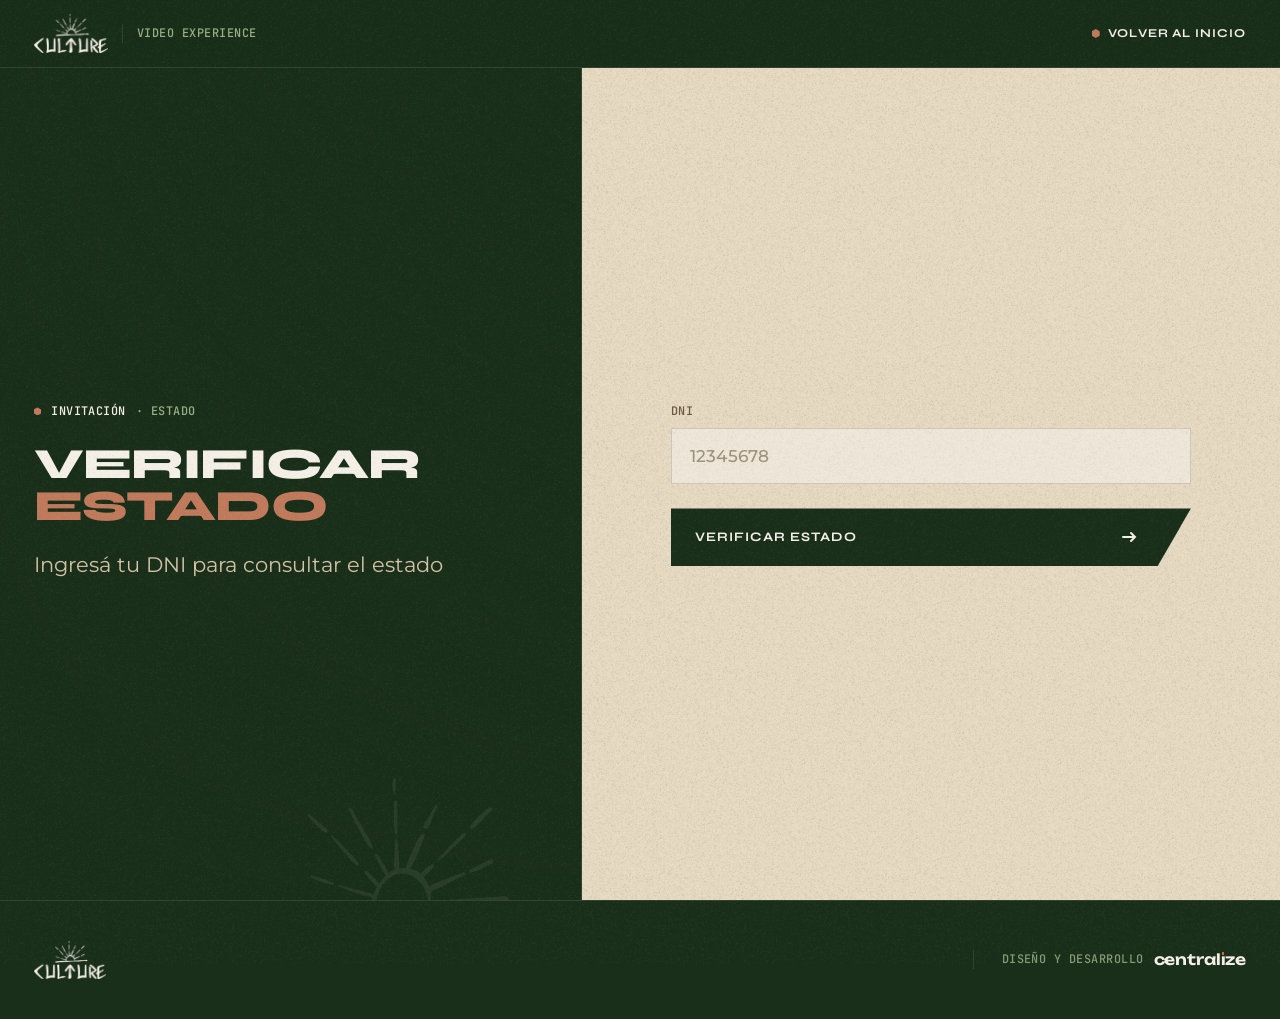
<file: verificar.html>
<!DOCTYPE html>
<html lang="es">
<head>
    <meta charset="UTF-8">
    <meta name="viewport" content="width=device-width, initial-scale=1.0">
    <title>Verificar Estado — CULTURE</title>
    <meta name="theme-color" content="#1A2F1A">
    <script>(function(r){r.classList.add('js');try{if(sessionStorage.getItem('cvPt')){r.classList.add('pt-in');sessionStorage.removeItem('cvPt')}}catch(e){}})(document.documentElement)</script>
    <link rel="preconnect" href="https://fonts.googleapis.com">
    <link rel="preconnect" href="https://fonts.gstatic.com" crossorigin>
    <link href="https://fonts.googleapis.com/css2?family=JetBrains+Mono:wght@500&family=Montserrat:wght@400;500;600;700&family=Syne:wght@600;700;800&display=swap" rel="stylesheet">
    <link href="https://fonts.googleapis.com/css2?family=Unbounded:wght@600&text=centralze%C4%B1&display=swap" rel="stylesheet">
    <link rel="stylesheet" href="assets/culture.css?v=202611191202">
    <style>
        .error-message {
            display: none;
            margin-top: 18px;
            padding: 14px 16px;
            border-left: 4px solid var(--bad);
            background: rgb(194 69 59 / 0.08);
            color: #8f2b23;
            font-size: 0.95rem;
            line-height: 1.5;
        }
        .result-box {
            display: none;
            margin-top: 32px;
            animation: fade-up 0.8s var(--ease-expo) both;
        }
        .result-head {
            display: flex;
            justify-content: space-between;
            align-items: center;
            gap: 16px;
            padding-bottom: 18px;
            border-bottom: 1px solid var(--rule);
            color: var(--muted);
        }
        .status-badge {
            --h: 36px;
            display: inline-flex;
            align-items: center;
            gap: 10px;
            height: var(--h);
            padding: 0 calc(var(--h) * 0.577 + 12px) 0 14px;
            background: var(--ink);
            color: var(--pearl);
            font-family: var(--font-display);
            font-weight: 600;
            font-size: 0.875rem;
            letter-spacing: -0.005em;
            clip-path: polygon(0 0, 100% 0, calc(100% - var(--h) * 0.577) 100%, 0 100%);
        }
        .status-badge::before {
            content: '';
            width: 8px;
            height: 8px;
            border-radius: 50%;
            background: currentColor;
        }
        .status-badge.status-approved { background: var(--ok); color: #fff; }
        .status-badge.status-rejected { background: var(--bad); color: #fff; }
        .status-badge.status-pending { background: var(--accent); color: var(--ink); }
        .detail-row {
            display: flex;
            justify-content: space-between;
            align-items: center;
            gap: 16px;
            min-height: 56px;
            padding: 10px 0;
            border-bottom: 1px solid var(--rule);
        }
        .detail-label { color: var(--muted); font-size: 0.95rem; }
        .detail-value {
            font-family: var(--font-body);
            font-weight: 600;
            font-size: 0.9375rem;
            text-align: right;
            overflow-wrap: anywhere;
        }
    </style>
</head>
<body>
    <div class="backdrop" aria-hidden="true"></div>
    <div class="grain" aria-hidden="true"></div>

    <header class="site-header">
        <div class="container">
            <a class="brand" href="index.html" aria-label="Culture — inicio">
                <span class="logo" role="img" aria-label="CULTURE"></span>
                <span class="brand-tag mono-xs">Video Experience</span>
            </a>
            <a class="header-link" href="index.html"><span class="hx"></span><span class="roll"><span>Volver al inicio</span></span></a>
        </div>
    </header>

    <main class="flow">
        <aside class="flow-aside theme-dark">
            <div class="photo-bg" aria-hidden="true"></div>
            <span class="logo logo-bg" aria-hidden="true"></span>
            <span class="eyebrow mono-xs rv" style="--d:60ms"><span class="hx"></span><b>Invitación</b> · Estado</span>
            <h1 class="flow-title status-title rv-words">
                <span class="w"><span style="--i:0">Verificar</span></span>
                <span class="w hl"><span style="--i:1">Estado</span></span>
            </h1>
            <p class="flow-lead status-subtitle rv" style="--d:320ms">Ingresá tu DNI para consultar el estado</p>
        </aside>

        <section class="flow-main theme-light">
            <div class="flow-main-inner rv" style="--d:200ms">
                <form id="statusForm">
                    <div class="field">
                        <label class="field-label mono-xs" for="invitationId">DNI</label>
                        <input type="text" class="input" id="invitationId" required placeholder="12345678" maxlength="8" inputmode="numeric">
                    </div>

                    <button type="submit" class="btn-plate is-block btn-check" id="btnCheck" style="margin-top:24px"><span class="roll"><span class="lbl">Verificar Estado</span></span><svg class="ico" viewBox="0 0 20 20" fill="none" stroke="currentColor" stroke-width="2" stroke-linecap="round" aria-hidden="true"><path d="M4 10h12M12 6l4 4-4 4"/></svg></button>

                    <div class="error-message" id="errorMessage" role="alert">
                        DNI no encontrado. Verificá que el número sea correcto.
                    </div>
                </form>

                <div class="result-box" id="resultBox" aria-live="polite">
                    <div class="result-head result-status">
                        <span class="mono-xs">Estado</span>
                        <span class="status-badge" id="statusBadge">Pendiente</span>
                    </div>

                    <div class="result-details">
                        <div class="detail-row">
                            <span class="detail-label">Nombre</span>
                            <span class="detail-value" id="guestName">-</span>
                        </div>
                        <div class="detail-row">
                            <span class="detail-label">Invitado por</span>
                            <span class="detail-value" id="hostName">-</span>
                        </div>
                        <div class="detail-row">
                            <span class="detail-label">Fecha de registro</span>
                            <span class="detail-value" id="registrationDate">-</span>
                        </div>
                    </div>
                </div>
            </div>
        </section>
    </main>

    <footer class="site-footer">
        <div class="container">
            <span class="logo" role="img" aria-label="CULTURE"></span>
            <a class="credit" href="https://centralize-ar.com" target="_blank" rel="noopener">
                <span class="mono-xs">Diseño y desarrollo</span>
                <span class="wordmark"><span class="roll"><span><span class="visually-hidden">centralize</span><span aria-hidden="true">central<span class="wm-i">ı<span class="wm-dot"></span></span>ze</span></span></span></span>
            </a>
        </div>
    </footer>

    <script src="assets/culture.js?v=202611191202" defer></script>

    <script>
        document.getElementById('statusForm').addEventListener('submit', async function(e) {
            e.preventDefault();

            const btnCheck = document.getElementById('btnCheck');
            const btnLabel = btnCheck.querySelector('.lbl');
            const errorMessage = document.getElementById('errorMessage');
            const resultBox = document.getElementById('resultBox');

            btnCheck.disabled = true;
            btnLabel.textContent = 'Verificando...';
            errorMessage.style.display = 'none';
            resultBox.style.display = 'none';

            const invitationId = document.getElementById('invitationId').value.trim();

            try {
                await new Promise((resolve) => setTimeout(resolve, 700));
                const invitaciones = JSON.parse(localStorage.getItem('cvInvitaciones') || '{}');
                const encontrada = invitaciones[invitationId];
                const data = encontrada ? { success: true, invitation: encontrada } : { success: false };

                if (data.success && data.invitation) {
                    // Mostrar datos
                    const inv = data.invitation;

                    document.getElementById('guestName').textContent = `${inv.firstName} ${inv.lastName}`;
                    document.getElementById('hostName').textContent = inv.hostName;

                    const regDate = new Date(inv.registrationDate);
                    document.getElementById('registrationDate').textContent = regDate.toLocaleDateString('es-AR');

                    // Status badge
                    const statusBadge = document.getElementById('statusBadge');
                    statusBadge.textContent = inv.status;
                    statusBadge.className = 'status-badge';

                    if (inv.status.toLowerCase().includes('aprobad') || inv.status.toLowerCase().includes('confirmad')) {
                        statusBadge.classList.add('status-approved');
                    } else if (inv.status.toLowerCase().includes('rechazad') || inv.status.toLowerCase().includes('cancelad')) {
                        statusBadge.classList.add('status-rejected');
                    } else {
                        statusBadge.classList.add('status-pending');
                    }

                    resultBox.style.display = 'block';

                } else {
                    errorMessage.style.display = 'block';
                }

            } catch (error) {
                console.error('Error:', error);
                errorMessage.textContent = 'Error de conexión. Verificá tu internet e intentá nuevamente.';
                errorMessage.style.display = 'block';
            } finally {
                btnCheck.disabled = false;
                btnLabel.textContent = 'Verificar Estado';
            }
        });

        // Validar que DNI sea solo números
        document.getElementById('invitationId').addEventListener('input', function(e) {
            e.target.value = e.target.value.replace(/[^0-9]/g, '');
        });
    </script>
</body>
</html>
</file>
<file: assets/culture.css>
/* ==========================================================================
   Culture Videolab — estilos compartidos
   Dirección visual "Apertura" (centralize): perla + negro, acento naranja,
   cortes a 60°, placas con texto que rueda, grano de película.
   ========================================================================== */

:root {
  /* paleta original de Culture */
  --bg: #1a2f1a;          /* forest */
  --bg-center: #2d4a2d;   /* forest-light */
  --bg-raise: #223a22;
  --pearl: #f5f1e8;       /* cream: texto claro */
  --sand: #e8dcc4;        /* superficies claras */
  --earth: #8b7355;

  --steel: #9caf88;       /* sage */
  --soft: #d4c4a8;        /* beige */
  --line: rgb(232 220 196 / 0.12);
  --line-pearl: rgb(232 220 196 / 0.18);

  --ink: #1a2f1a;
  --ink-soft: #2d4a2d;
  --ink-mute: #6a5a42;
  --line-ink: rgb(26 47 26 / 0.16);

  --accent: #c17a5c;      /* terracotta */
  --ok: #4f7d3f;
  --bad: #a8443a;

  --font-display: 'Syne', 'Montserrat', system-ui, sans-serif;
  --font-body: 'Montserrat', system-ui, -apple-system, 'Segoe UI', sans-serif;
  --font-mono: 'JetBrains Mono', ui-monospace, Menlo, monospace;

  --fs-mono-xs: clamp(0.6875rem, 0.66rem + 0.1vw, 0.75rem);
  --fs-mono: clamp(0.75rem, 0.72rem + 0.12vw, 0.8125rem);
  --fs-body: clamp(1rem, 0.96rem + 0.18vw, 1.125rem);
  --fs-lead: clamp(1.0625rem, 0.98rem + 0.4vw, 1.3125rem);
  --fs-h3: clamp(1.125rem, 1.02rem + 0.45vw, 1.375rem);
  --fs-h2: clamp(1.75rem, 1.3rem + 2vw, 3rem);

  --gutter: clamp(1rem, 0.6rem + 1.9vw, 2.5rem);
  --maxw: 1360px;
  --section-y: clamp(4.5rem, 3rem + 6vw, 9rem);
  --header-h: 68px;

  /* cortes a 60° → desplazamiento = alto × tan(30°) */
  --slant: 0.577;

  --ease-out: cubic-bezier(0.22, 1, 0.36, 1);
  --ease-expo: cubic-bezier(0.16, 1, 0.3, 1);

  color-scheme: dark;
}

*, *::before, *::after { box-sizing: border-box; }

html {
  -webkit-text-size-adjust: 100%;
  text-size-adjust: 100%;
  background: var(--bg);
  scroll-behavior: smooth;
  scroll-padding-top: calc(var(--header-h) + 12px);
}

body {
  margin: 0;
  min-height: 100vh;
  min-height: 100dvh;
  background: var(--bg);
  color: var(--pearl);
  font-family: var(--font-body);
  font-size: var(--fs-body);
  line-height: 1.6;
  -webkit-font-smoothing: antialiased;
  -moz-osx-font-smoothing: grayscale;
  overflow-x: clip;
}

h1, h2, h3, p, ul, ol, figure { margin: 0; }
h1, h2, h3 {
  font-family: var(--font-display);
  font-weight: 800;
  line-height: 0.98;
  letter-spacing: -0.02em;
  text-transform: uppercase;
  text-wrap: balance;
}
/* palabra destacada en terracota */
.hl { color: var(--accent); }
p { text-wrap: pretty; }
img, svg, video { display: block; max-width: 100%; }
a { color: inherit; text-decoration: none; }
button { font: inherit; color: inherit; background: none; border: 0; padding: 0; cursor: pointer; }
::selection { background: var(--accent); color: var(--ink); }
:focus-visible { outline: 2px solid var(--accent); outline-offset: 4px; }

.container {
  width: 100%;
  max-width: var(--maxw);
  margin-inline: auto;
  padding-inline: var(--gutter);
}

.mono {
  font-family: var(--font-mono);
  font-weight: 500;
  font-size: var(--fs-mono);
  letter-spacing: 0.02em;
}
.mono-xs {
  font-family: var(--font-mono);
  font-weight: 500;
  font-size: var(--fs-mono-xs);
  letter-spacing: 0.04em;
  text-transform: uppercase;
}

/* hexágono chico, bullet de marca */
.hx {
  display: inline-block;
  flex: none;
  width: 0.72em;
  height: 0.8em;
  background: var(--accent);
  clip-path: polygon(50% 0, 100% 25%, 100% 75%, 50% 100%, 0 75%, 0 25%);
}

/* ---------- fondo + grano ---------- */
.backdrop {
  position: fixed;
  inset: 0;
  z-index: -2;
  pointer-events: none;
  background: radial-gradient(ellipse 80% 65% at 50% 35%, #24402a 0%, var(--bg) 55%, #122212 100%);
}
.grain {
  position: fixed;
  inset: -64px;
  z-index: 990;
  pointer-events: none;
  background: url('grain-fine-512-a.png') 0 0 / 256px 256px;
  opacity: 0.42;
  will-change: transform;
  contain: strict;
}
@media (prefers-reduced-motion: no-preference) {
  .grain { animation: grain-shift 1s steps(1, end) infinite; }
}
@keyframes grain-shift {
  0% { transform: translate(0, 0); }
  11% { transform: translate(-43px, 23px); }
  22% { transform: translate(31px, -53px); }
  33% { transform: translate(-17px, -37px); }
  44% { transform: translate(51px, 39px); }
  55% { transform: translate(-57px, -9px); }
  66% { transform: translate(21px, 59px); }
  77% { transform: translate(-33px, 47px); }
  88% { transform: translate(41px, -25px); }
  100% { transform: translate(0, 0); }
}

/* ---------- foto de fondo del evento (la del sitio original), con velo verde y zoom lento ---------- */
.photo-bg {
  position: absolute;
  inset: 0;
  z-index: -1;
  overflow: hidden;
  pointer-events: none;
}
.photo-bg::before {
  content: '';
  position: absolute;
  inset: 0;
  background: url('https://images.unsplash.com/photo-1566073771259-6a8506099945?w=1920&q=80') center / cover;
  filter: saturate(1.25) brightness(0.72);
}
@media (prefers-reduced-motion: no-preference) {
  .photo-bg::before { animation: slow-zoom 25s ease-in-out infinite alternate; }
}
@keyframes slow-zoom { to { transform: scale(1.08); } }
.photo-bg::after {
  content: '';
  position: absolute;
  inset: 0;
  background:
    linear-gradient(180deg, rgb(26 47 26 / 0.35) 0%, rgb(26 47 26 / 0.72) 45%, rgb(26 47 26 / 0.97) 100%),
    linear-gradient(90deg, rgb(26 47 26 / 0.85) 0%, rgb(26 47 26 / 0.25) 100%);
}

/* ---------- temas de sección ---------- */
.theme-dark {
  --fg: var(--pearl);
  --muted: var(--steel);
  --body: var(--soft);
  --rule: var(--line-pearl);
  color: var(--pearl);
}
.theme-light {
  --fg: var(--ink);
  --muted: var(--ink-mute);
  --body: var(--ink-soft);
  --rule: var(--line-ink);
  color: var(--ink);
  background: var(--sand);
  position: relative;
  isolation: isolate;
}
.theme-light::before {
  content: '';
  position: absolute;
  inset: 0;
  z-index: -1;
  pointer-events: none;
  background: url('grain-strong-512.png') 0 0 / 256px;
  opacity: 0.4;
}

/* ---------- logo (el PNG original, usado como máscara para poder teñirlo) ---------- */
.logo {
  display: block;
  aspect-ratio: 1373 / 722;
  background: currentColor;
  -webkit-mask: url('culture-logo.png') center / contain no-repeat;
  mask: url('culture-logo.png') center / contain no-repeat;
}

/* ---------- header ---------- */
.site-header {
  position: sticky;
  top: 0;
  z-index: 50;
  height: var(--header-h);
  background: rgb(26 47 26 / 0.78);
  -webkit-backdrop-filter: blur(14px) saturate(1.2);
  backdrop-filter: blur(14px) saturate(1.2);
  border-bottom: 1px solid var(--line);
}
.site-header .container {
  height: 100%;
  display: flex;
  align-items: center;
  justify-content: space-between;
  gap: 16px;
}
.brand {
  display: flex;
  align-items: center;
  gap: 14px;
  color: var(--pearl);
}
.brand .logo {
  width: 74px;
  transition: opacity 0.45s var(--ease-expo), transform 0.45s var(--ease-expo);
}
/* en la portada, el logo del header espera a que el logo grande salga de pantalla */
@media (max-width: 1023px) {
  .hero-logo-on .brand .logo { opacity: 0; transform: translateY(-6px); }
}
@media (max-width: 479px) {
  .brand .logo { width: 64px; }
}
.brand-tag {
  display: none;
  padding-left: 14px;
  border-left: 1px solid var(--line);
  color: var(--steel);
}
@media (min-width: 768px) {
  .brand-tag { display: inline; }
}
.header-link {
  display: inline-flex;
  align-items: center;
  gap: 8px;
  color: var(--pearl);
  font-family: var(--font-display);
  font-weight: 700;
  font-size: 0.75rem;
  letter-spacing: 0.08em;
  text-transform: uppercase;
  white-space: nowrap;
}
.header-link .hx { font-size: 11px; }

/* ---------- texto que rueda ---------- */
.roll {
  display: inline-block;
  overflow: hidden;
  vertical-align: top;
  line-height: 1.25;
  height: 1.25em;
}
.roll > span {
  display: block;
  text-shadow: 0 1.25em currentColor;
  transition: transform 0.55s var(--ease-expo);
}
a:hover .roll > span,
button:not(:disabled):hover .roll > span,
a:focus-visible .roll > span,
button:focus-visible .roll > span {
  transform: translateY(-1.25em);
}

/* ---------- botones ---------- */
.btn-plate {
  --h: 58px;
  --cut: calc(var(--h) * var(--slant));
  --plate: var(--ink);
  --plate-ink: var(--pearl);
  position: relative;
  display: inline-flex;
  align-items: center;
  justify-content: flex-start;
  gap: 14px;
  height: var(--h);
  padding: 0 calc(var(--cut) + 18px) 0 24px;
  background: var(--plate);
  color: var(--plate-ink);
  font-family: var(--font-display);
  font-weight: 700;
  font-size: 0.8125rem;
  letter-spacing: 0.08em;
  text-transform: uppercase;
  white-space: nowrap;
  clip-path: polygon(0 0, 100% 0, calc(100% - var(--cut)) 100%, 0 100%);
  transition: padding 0.55s var(--ease-expo), background-color 0.3s, color 0.3s, opacity 0.3s;
}
.btn-plate .hx {
  font-size: 15px;
  transition: transform 0.55s var(--ease-expo);
}
.btn-plate:not(:disabled):hover { padding-right: calc(var(--cut) + 34px); }
.btn-plate:not(:disabled):hover .hx { transform: scale(1.3); }
.btn-plate:focus-visible { outline: none; box-shadow: inset 0 0 0 2px var(--accent); }
.btn-plate.is-light { --plate: var(--pearl); --plate-ink: var(--ink); }
.btn-plate.is-accent { --plate: var(--accent); --plate-ink: var(--ink); }
.btn-plate.is-accent .hx { background: var(--ink); }
.btn-plate:disabled { cursor: not-allowed; opacity: 0.38; }
.btn-plate.is-block {
  width: 100%;
  justify-content: space-between;
}
.btn-plate .ico { width: 20px; height: 20px; flex: none; }
.btn-plate.is-block .roll { min-width: 0; }
@media (max-width: 479px) {
  .btn-plate.is-block {
    height: auto;
    min-height: var(--h);
    padding-block: 12px;
    padding-left: 20px;
    white-space: normal;
    line-height: 1.25;
  }
  .btn-plate.is-block .roll { height: auto; overflow: visible; }
  .btn-plate.is-block .roll > span { text-shadow: none; transform: none !important; }
}
.input { background-clip: padding-box; }
.theme-light .input { background-color: rgb(245 241 232 / 0.6); }

.btn-line {
  display: inline-flex;
  align-items: center;
  gap: 10px;
  padding: 10px 0 12px;
  font-family: var(--font-display);
  font-weight: 700;
  font-size: 0.8125rem;
  letter-spacing: 0.08em;
  text-transform: uppercase;
  white-space: nowrap;
  background: linear-gradient(var(--accent), var(--accent)) no-repeat 0 100% / 100% 3px;
}
.btn-line:hover,
.btn-line:focus-visible { animation: bar-sweep 0.7s var(--ease-expo); }
@keyframes bar-sweep {
  0% { background-position: 100% 100%; background-size: 100% 3px; }
  45% { background-position: 100% 100%; background-size: 0% 3px; }
  46% { background-position: 0 100%; background-size: 0% 3px; }
  100% { background-position: 0 100%; background-size: 100% 3px; }
}

/* ---------- etiquetas de sección ---------- */
.eyebrow {
  display: inline-flex;
  align-items: center;
  gap: 10px;
  color: var(--muted, var(--steel));
}
.eyebrow .hx { font-size: 10px; }
.eyebrow b { color: var(--fg, var(--pearl)); font-weight: 500; }

/* ---------- formularios ---------- */
.field { display: grid; gap: 8px; }
.field + .field { margin-top: 22px; }
.field-label {
  display: flex;
  justify-content: space-between;
  gap: 12px;
  color: var(--muted);
}
.field-label .req { color: var(--accent); }
.input {
  width: 100%;
  height: 56px;
  padding: 0 18px;
  border: 1px solid var(--rule);
  border-radius: 0;
  background: rgb(5 5 7 / 0.035);
  color: var(--fg);
  font-family: var(--font-body);
  font-size: 1.0625rem;
  font-weight: 500;
  letter-spacing: 0.01em;
  outline: none;
  -webkit-appearance: none;
  appearance: none;
  transition: border-color 0.25s, background-color 0.25s, box-shadow 0.35s var(--ease-expo);
}
.theme-dark .input { background: rgb(245 241 232 / 0.05); }
.input::placeholder { color: var(--muted); opacity: 0.6; }
.input:hover { border-color: color-mix(in srgb, var(--fg) 40%, transparent); }
.input:focus {
  border-color: var(--fg);
  box-shadow: inset 4px 0 0 var(--accent);
}

/* ---------- revelado ---------- */
.rv-words .w {
  display: inline-block;
  overflow: hidden;
  vertical-align: top;
  padding-bottom: 0.08em;
  margin-bottom: -0.08em;
}
.rv-words .w > span { display: inline-block; }
@media (prefers-reduced-motion: no-preference) {
  .rv-words .w > span {
    animation: word-in 1.1s var(--ease-expo) both;
    animation-delay: calc(var(--d, 0ms) + var(--i, 0) * 60ms);
  }
  .rv {
    animation: fade-up 1s var(--ease-expo) both;
    animation-delay: var(--d, 0ms);
  }
}
@keyframes word-in { from { transform: translateY(105%); } }
@keyframes fade-up { from { opacity: 0; transform: translateY(18px); } }

html.js [data-sr]:not(.in) { opacity: 0; transform: translateY(26px); }
html.js [data-sr] {
  transition: opacity 0.9s var(--ease-out), transform 1.1s var(--ease-expo);
  transition-delay: var(--d, 0ms);
}

/* ---------- páginas del flujo (registro / pago / verificar) ---------- */
.flow {
  min-height: calc(100dvh - var(--header-h));
  display: grid;
  grid-template-columns: minmax(0, 1fr);
  grid-template-rows: auto 1fr;
}
.flow-aside {
  position: relative;
  isolation: isolate;
  padding: clamp(2.25rem, 1.5rem + 3vw, 4.5rem) var(--gutter) clamp(2rem, 1.5rem + 2vw, 3rem);
  display: flex;
  flex-direction: column;
  gap: 22px;
  overflow: hidden;
  container-type: inline-size;
}
.flow-aside .logo-bg {
  position: absolute;
  right: -8%;
  bottom: -14%;
  width: min(78%, 560px);
  color: var(--sand);
  opacity: 0.08;
  pointer-events: none;
}
.flow-title {
  /* se ajusta al ancho de la columna: CONFIRMAR / INVITACIÓN nunca se cortan */
  font-size: min(clamp(2rem, 1.2rem + 3.2vw, 3.9rem), 8.4cqi);
  max-width: 12ch;
}
.flow-lead {
  color: var(--soft);
  font-size: var(--fs-lead);
  line-height: 1.5;
  max-width: 32ch;
}
.steps {
  list-style: none;
  padding: 0;
  margin-top: 8px;
  display: flex;
  gap: 6px;
  flex-wrap: wrap;
}
.steps li {
  --h: 30px;
  display: inline-flex;
  align-items: center;
  gap: 8px;
  height: var(--h);
  padding: 0 calc(var(--h) * var(--slant) + 10px) 0 12px;
  background: rgb(245 241 232 / 0.07);
  color: var(--steel);
  clip-path: polygon(0 0, 100% 0, calc(100% - var(--h) * var(--slant)) 100%, 0 100%);
}
.steps li.is-done { color: var(--pearl); }
.steps li.is-now { background: var(--accent); color: var(--ink); }
.steps li .n { opacity: 0.55; }

.flow-main {
  padding: clamp(2rem, 1.5rem + 3vw, 4.5rem) var(--gutter) clamp(3rem, 2rem + 4vw, 5rem);
}
.flow-main-inner { width: 100%; max-width: 520px; margin-inline: auto; }
.flow-foot {
  margin-top: 36px;
  padding-top: 26px;
  border-top: 1px solid var(--rule);
  display: grid;
  gap: 6px;
  justify-items: start;
  color: var(--muted);
}
.flow-foot a { color: var(--fg); }

.host-chip {
  --h: 40px;
  align-self: flex-start;
  display: inline-flex;
  align-items: center;
  gap: 12px;
  height: var(--h);
  padding: 0 calc(var(--h) * var(--slant) + 16px) 0 16px;
  background: var(--accent);
  color: var(--ink);
  clip-path: polygon(0 0, 100% 0, calc(100% - var(--h) * var(--slant)) 100%, 0 100%);
  max-width: 100%;
}
.host-chip .mono-xs { opacity: 0.7; }
.host-chip strong {
  font-family: var(--font-display);
  font-weight: 700;
  font-size: 0.875rem;
  letter-spacing: 0.04em;
  text-transform: uppercase;
  white-space: nowrap;
  overflow: hidden;
  text-overflow: ellipsis;
}
.host-chip strong:empty::before { content: '—'; }

.form-note {
  margin-top: 18px;
  color: var(--muted);
  font-size: 0.875rem;
  line-height: 1.55;
}

@media (min-width: 1024px) {
  .flow { grid-template-columns: minmax(0, 5fr) minmax(0, 6fr); grid-template-rows: 1fr; }
  .flow-aside {
    position: sticky;
    top: var(--header-h);
    height: calc(100dvh - var(--header-h));
    justify-content: center;
    padding-left: max(var(--gutter), calc((100vw - var(--maxw)) / 2 + var(--gutter)));
    border-right: 1px solid var(--line);
  }
  .flow-main {
    display: flex;
    align-items: center;
    padding-block: clamp(1.75rem, 5svh, 5rem);
  }
}

/* ---------- pie ---------- */
.site-footer {
  border-top: 1px solid var(--line);
  padding: 48px 0 40px;
  color: var(--steel);
}
.site-footer .container {
  display: flex;
  flex-direction: column;
  align-items: flex-start;
  gap: 18px;
}
.site-footer .logo { width: 84px; color: var(--pearl); }
/* el crédito queda aparte, separado por una línea */
.site-footer .credit {
  align-self: stretch;
  justify-content: space-between;
  margin-top: 14px;
  padding-top: 22px;
  border-top: 1px solid var(--line);
}
@media (min-width: 768px) {
  .site-footer { padding: 40px 0; }
  .site-footer .container {
    flex-direction: row;
    align-items: center;
    justify-content: space-between;
    gap: 24px 48px;
  }
  .site-footer .logo { width: 72px; }
  .site-footer .credit {
    align-self: auto;
    justify-content: flex-start;
    margin-top: 0;
    padding: 0 0 0 28px;
    border-top: 0;
    border-left: 1px solid var(--line);
  }
  /* la frase del medio se centra entre logo y crédito */
  .site-footer .container > .mono-xs { margin-inline: auto; }
}

/* crédito del estudio */
.credit {
  display: inline-flex;
  align-items: center;
  gap: 10px;
  color: var(--steel);
}
.credit .mono-xs { opacity: 0.85; }
.credit .wordmark {
  font-family: 'Unbounded', var(--font-display);
  font-weight: 600;
  font-size: 0.95rem;
  letter-spacing: -0.01em;
  line-height: 1.25;
  color: var(--pearl);
  text-transform: none;
}
.wm-i { position: relative; display: inline-block; }
.wm-dot {
  position: absolute;
  width: 0.17em;
  height: 0.17em;
  left: 47%;
  top: 0.12em;
  margin-left: -0.085em;
  background: #cf6a33; /* naranja de centralize */
}
.credit:hover .wordmark { color: var(--accent); }
.credit .wordmark { transition: color 0.3s; }
.site-footer .footer-meta { display: inline-flex; align-items: center; gap: 14px 24px; flex-wrap: wrap; }

/* ---------- movimiento reducido ---------- */
@media (prefers-reduced-motion: reduce) {
  html { scroll-behavior: auto; }
  *, *::before, *::after {
    animation-duration: 0.01ms !important;
    animation-iteration-count: 1 !important;
    transition-duration: 0.01ms !important;
  }
}

.visually-hidden {
  position: absolute !important;
  width: 1px;
  height: 1px;
  padding: 0;
  margin: -1px;
  overflow: hidden;
  clip: rect(0 0 0 0);
  white-space: nowrap;
  border: 0;
}

/* =====================================================================
   MOVIMIENTO — misma lógica que centralize (expo, placas a 60°, grano),
   con la historia de Culture: el sol sale sobre el horizonte y se abre.
   ===================================================================== */

/* ---------- intro (solo portada, una vez por sesión) ---------- */
.intro-layer {
  position: fixed;
  inset: 0;
  z-index: 990;
  pointer-events: auto;
  cursor: pointer;
}
.intro-half {
  position: absolute;
  left: 0;
  right: 0;
  height: 50.5%;
  background: var(--bg);
  overflow: hidden;
  transition: transform 0.95s cubic-bezier(0.77, 0, 0.18, 1);
}
.intro-half::after {
  content: '';
  position: absolute;
  inset: 0;
  background: url('grain-strong-512.png') 0 0 / 256px;
  opacity: 0.35;
}
.intro-half.top { top: 0; }
.intro-half.bot { bottom: 0; }
/* cada mitad lleva su parte de la escena: al abrirse, el sol se parte en el horizonte */
.intro-stage {
  position: absolute;
  left: 0;
  right: 0;
  height: 100vh;
  height: 100dvh;
  display: grid;
  place-items: center;
}
.intro-half.top .intro-stage { top: 0; }
.intro-half.bot .intro-stage { bottom: 0; }
.intro-sun {
  position: absolute;
  left: 50%;
  top: 50%;
  width: min(118vw, 900px);
  aspect-ratio: 1;
  translate: -50% -50%;
  border-radius: 50%;
  background: radial-gradient(circle, rgb(193 122 92 / 0.85) 0%, rgb(193 122 92 / 0.32) 26%, rgb(193 122 92 / 0.08) 48%, transparent 66%);
  transform: scale(0);
  animation: intro-sun 1.5s var(--ease-expo) 0.15s forwards;
}
.intro-logo-wrap {
  position: relative;
  width: min(62vw, 360px);
  clip-path: inset(100% -20% -20% -20%);
  animation: intro-rise 1.15s var(--ease-expo) 0.35s forwards;
}
.intro-logo {
  width: 100%;
  color: var(--pearl);
  transform: translateY(42%);
  animation: intro-logo 1.15s var(--ease-expo) 0.35s forwards, intro-punch 0.5s var(--ease-out) 1.45s;
}
.intro-horizon {
  position: absolute;
  left: 0;
  right: 0;
  top: 50%;
  height: 2px;
  margin-top: -1px;
  background: var(--accent);
  transform: scaleX(0);
  animation: intro-line 0.9s var(--ease-expo) 0.1s forwards;
}
.intro-tag {
  position: absolute;
  left: 0;
  right: 0;
  top: calc(50% + min(18vw, 110px));
  text-align: center;
  font-family: var(--font-mono);
  font-size: var(--fs-mono-xs);
  letter-spacing: 0.42em;
  text-transform: uppercase;
  color: var(--steel);
  opacity: 0;
  animation: intro-tag 0.9s var(--ease-expo) 1.25s forwards;
}
.intro-tag b { color: var(--accent); font-weight: 500; }
.intro-skip {
  position: absolute;
  right: var(--gutter);
  bottom: 22px;
  z-index: 2;
  font-family: var(--font-mono);
  font-size: var(--fs-mono-xs);
  letter-spacing: 0.08em;
  text-transform: uppercase;
  color: var(--steel);
  opacity: 0;
  animation: intro-tag 0.6s ease 0.6s forwards;
}
/* apertura */
.intro-layer.is-open { pointer-events: none; }
.intro-layer.is-open .intro-half.top { transform: translateY(-101%); }
.intro-layer.is-open .intro-half.bot { transform: translateY(101%); }
.intro-layer.is-open .intro-skip { opacity: 0 !important; transition: opacity 0.2s; }

@keyframes intro-sun { to { transform: scale(1); } }
@keyframes intro-rise { to { clip-path: inset(-20% -20% -20% -20%); } }
@keyframes intro-logo { to { transform: translateY(0); } }
@keyframes intro-punch { 40% { transform: scale(1.07); } }
@keyframes intro-line { to { transform: scaleX(1); } }
@keyframes intro-tag { to { opacity: 1; } }

/* mientras corre la intro, la portada espera para animarse al abrirse */
html.intro .hero .rv,
html.intro .hero .rv-words .w > span { animation-play-state: paused; }
html.intro { overflow: hidden; }

/* ---------- portada viva ---------- */
.hero { --mx: 0; --my: 0; }
@media (prefers-reduced-motion: no-preference) and (pointer: fine) {
  .hero::before {
    translate: calc(var(--mx) * -40px) calc(var(--my) * -30px);
  }
  .hero .flyer-frame {
    transform: perspective(1200px) rotateY(calc(var(--mx) * 5deg)) rotateX(calc(var(--my) * -4deg)) translate3d(calc(var(--mx) * 10px), calc(var(--my) * 8px), 0);
    transition: transform 0.9s var(--ease-out);
  }
}

/* ---------- títulos de sección: suben desde una línea ---------- */
/* (sin clip-path en el propio título: el navegador no detecta que entra en pantalla) */
html.js .section-title[data-sr] { transition: opacity 0.9s var(--ease-out), transform 1.2s var(--ease-expo), letter-spacing 1.4s var(--ease-expo); transition-delay: var(--d, 0ms); }
html.js .section-title[data-sr]:not(.in) { opacity: 0; transform: translateY(0.6em); letter-spacing: 0.02em; }

/* ---------- pasos del ingreso: la placa entra con corte y después el texto ---------- */
html.js .step[data-sr] .step-n { transition: clip-path 0.8s var(--ease-expo) calc(var(--d, 0ms) + 120ms); }
html.js .step[data-sr]:not(.in) .step-n { clip-path: polygon(0 0, 0 0, 0 100%, 0 100%); }
html.js .step[data-sr]:not(.in) { transform: translateX(-22px); }
.step::after {
  content: '';
  position: absolute;
  left: 0;
  bottom: -1px;
  width: 100%;
  height: 1px;
  background: var(--accent);
  transform: scaleX(0);
  transform-origin: left;
  transition: transform 0.7s var(--ease-expo);
}
@media (hover: hover) {
  .step:hover::after { transform: scaleX(1); }
}

/* ---------- line-up: la franja naranja barre el bloque principal ---------- */
.slot.is-main::before {
  content: '';
  position: absolute;
  inset: 0;
  background: var(--accent);
  transform: scaleX(0);
  transform-origin: right;
  pointer-events: none;
}
html.js .slot.is-main.in::before { animation: slot-sweep 1.1s var(--ease-expo) 0.25s; }
@keyframes slot-sweep {
  0% { transform: scaleX(0); transform-origin: left; }
  45% { transform: scaleX(1); transform-origin: left; }
  55% { transform: scaleX(1); transform-origin: right; }
  100% { transform: scaleX(0); transform-origin: right; }
}

/* ---------- transición entre páginas: dos placas a 60° barren la pantalla ---------- */
html::before,
html::after {
  content: '';
  position: fixed;
  top: 0;
  bottom: 0;
  left: -40vh;
  width: calc(100vw + 80vh);
  z-index: 980;
  pointer-events: none;
  clip-path: polygon(40vh 0, 100% 0, calc(100% - 40vh) 100%, 0 100%);
  transform: translateX(-101%);
  visibility: hidden;
}
html::before { background: var(--accent); }
html::after { background: var(--bg) url('grain-strong-512.png') 0 0 / 256px; }
html.pt-out::before,
html.pt-out::after { visibility: visible; transform: translateX(0); transition: transform 0.55s cubic-bezier(0.77, 0, 0.18, 1); }
html.pt-out::after { transition-delay: 0.08s; }
html.pt-in::before,
html.pt-in::after { visibility: visible; transform: translateX(0); }
html.pt-in.pt-go::before,
html.pt-in.pt-go::after { transform: translateX(101%); transition: transform 0.7s cubic-bezier(0.77, 0, 0.18, 1); }
html.pt-in.pt-go::before { transition-delay: 0.1s; }

@media (prefers-reduced-motion: reduce) {
  .intro-layer { display: none; }
  html::before, html::after { display: none; }
  html.js .section-title[data-sr]:not(.in) { transform: none; letter-spacing: normal; }
  html.js .step[data-sr]:not(.in) .step-n { clip-path: none; }
}
html.js .step[data-sr] {
  transition: opacity 0.9s var(--ease-out), transform 1.1s var(--ease-expo), padding 0.55s var(--ease-expo);
  transition-delay: var(--d, 0ms), var(--d, 0ms), 0s;
}

/* hasta que la intro está lista, la portada queda tapada (sin destello al cargar) */
html.intro:not(.intro-ready) body::before {
  content: '';
  position: fixed;
  inset: 0;
  z-index: 989;
  background: var(--bg);
}

/* ---------- intro: la línea del logo (debajo del sol) es la que abre el sitio ---------- */
.intro-stage { --lw: min(62vw, 360px); }
.intro-logo-wrap {
  width: var(--lw);
  /* la línea del logo está al 52,8 % de su alto: se sube para que caiga justo en el corte */
  translate: 0 -5.4%;
}
.intro-horizon { display: none; }
.intro-half.top { height: 50%; }
.intro-half.bot { height: calc(50% + 1px); }
.intro-bar {
  position: absolute;
  left: 50%;
  top: 50%;
  width: calc(var(--lw) * 0.333);
  height: max(2px, calc(var(--lw) * 0.009));
  translate: calc(-50% - var(--lw) * 0.0075) -50%;
  background: var(--pearl);
  opacity: 0;
  animation: intro-bar 0.6s var(--ease-expo) 1.75s forwards;
}
@keyframes intro-bar {
  0% { opacity: 1; }
  100% { opacity: 1; width: 112vw; }
}
</file>
